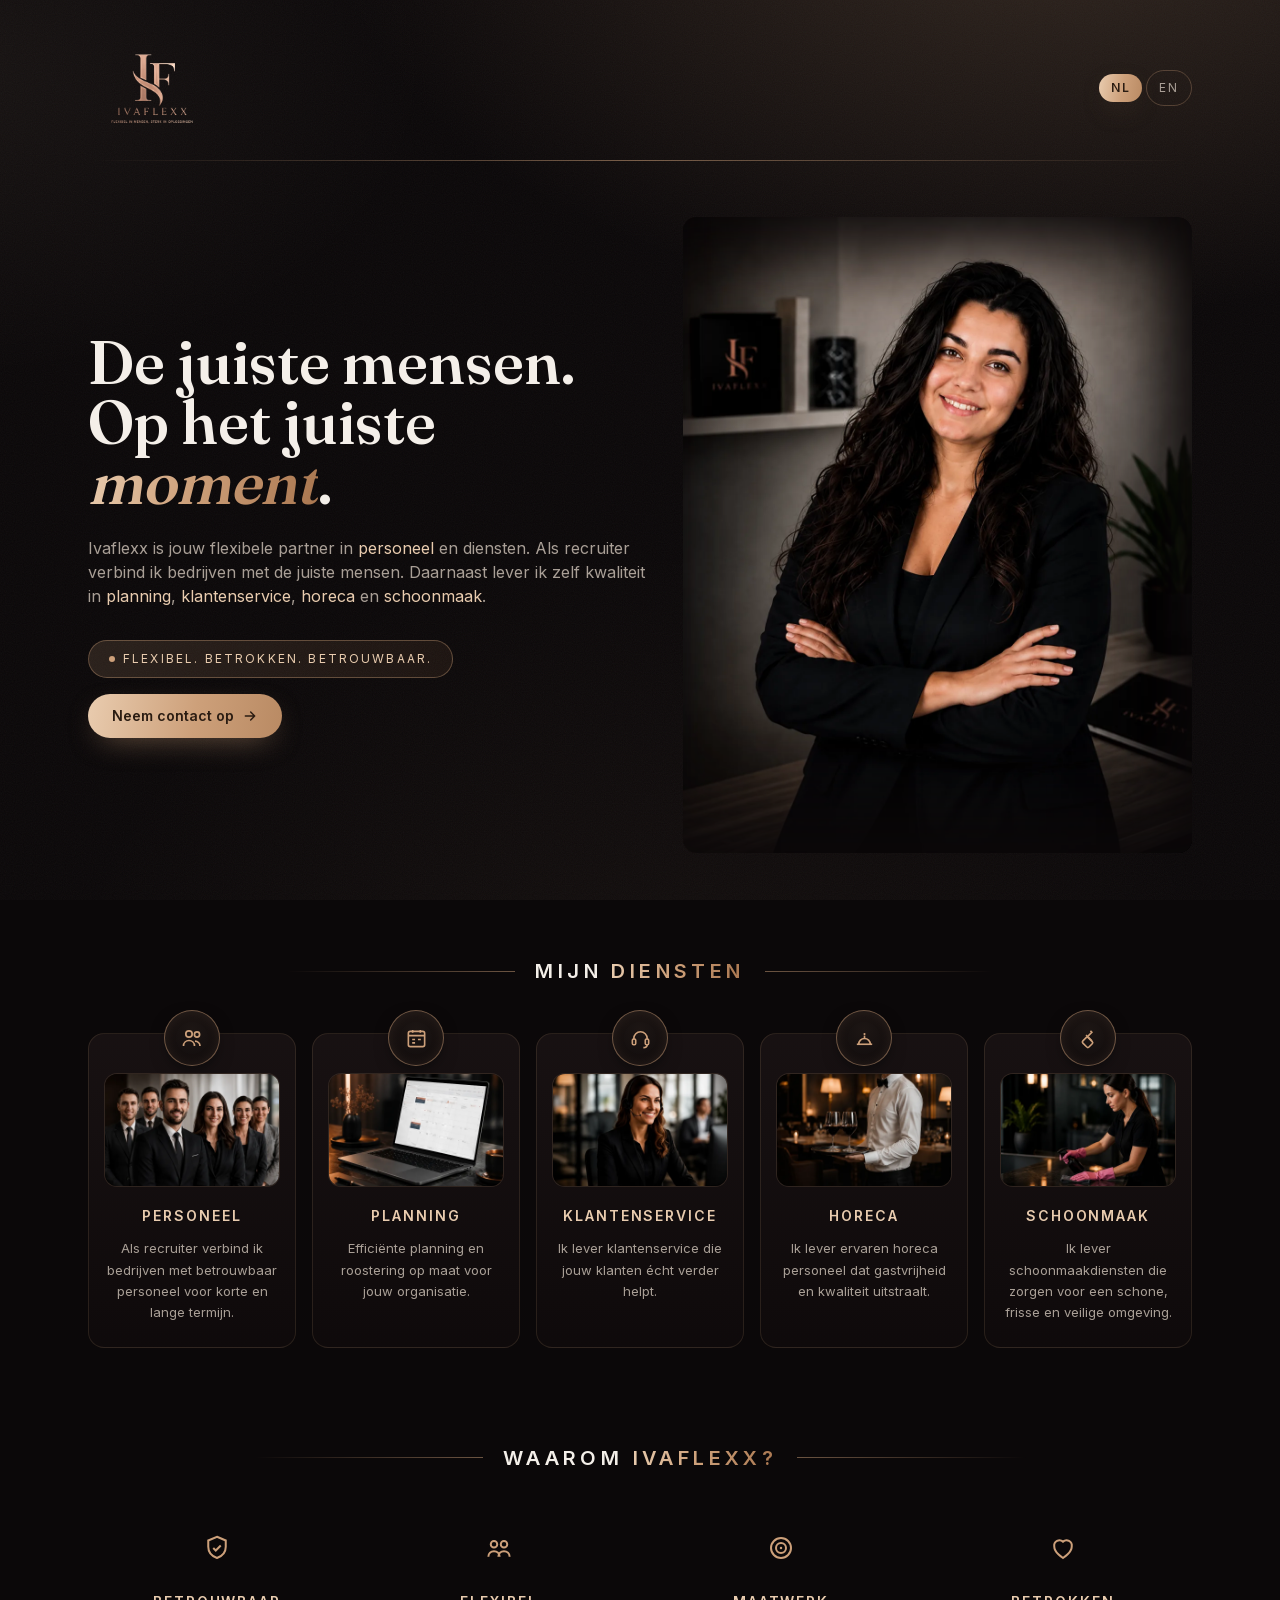
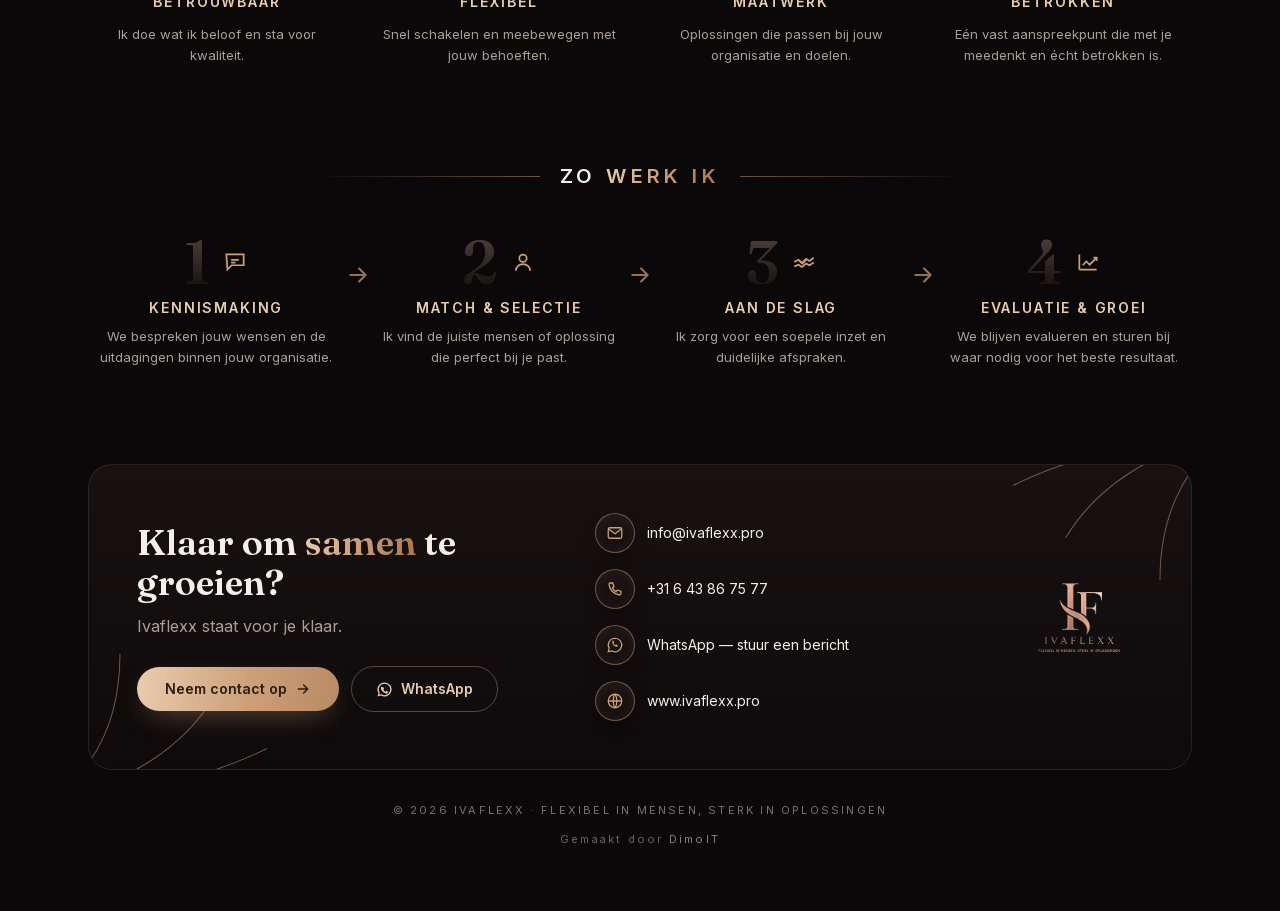
<file: index.html>
<!DOCTYPE html>
<html lang="nl">
<head>
  <meta charset="utf-8" />
  <meta name="viewport" content="width=device-width, initial-scale=1" />
  <title>Ivaflexx — De juiste mensen. Op het juiste moment.</title>
  <meta name="description" content="Ivaflexx is jouw flexibele partner in personeel en diensten. Als recruiter verbind ik bedrijven met de juiste mensen, en lever ik kwaliteit in planning, klantenservice, horeca en schoonmaak." />

  <!-- SEO / social (FE-7) -->
  <link rel="canonical" href="https://ivaflexx.pro/" />
  <link rel="alternate" hreflang="nl" href="https://ivaflexx.pro/" />
  <link rel="alternate" hreflang="en" href="https://ivaflexx.pro/en.html" />
  <link rel="alternate" hreflang="x-default" href="https://ivaflexx.pro/" />
  <meta name="theme-color" content="#0b0809" />
  <meta name="robots" content="index,follow" />

  <link rel="icon" href="/favicon.ico" sizes="any" />
  <link rel="icon" type="image/svg+xml" href="/favicon.svg" />
  <link rel="icon" type="image/png" sizes="32x32" href="assets/favicon-32.png" />
  <link rel="icon" type="image/png" sizes="16x16" href="assets/favicon-16.png" />
  <link rel="apple-touch-icon" sizes="180x180" href="assets/apple-touch-icon.png" />

  <meta property="og:type" content="website" />
  <meta property="og:site_name" content="Ivaflexx" />
  <meta property="og:locale" content="nl_NL" />
  <meta property="og:locale:alternate" content="en_US" />
  <meta property="og:url" content="https://ivaflexx.pro/" />
  <meta property="og:title" content="Ivaflexx — De juiste mensen. Op het juiste moment." />
  <meta property="og:description" content="Jouw flexibele partner in personeel en diensten: personeel, planning, klantenservice, horeca en schoonmaak." />
  <meta property="og:image" content="https://ivaflexx.pro/assets/og-image.png" />
  <meta property="og:image:width" content="1200" />
  <meta property="og:image:height" content="630" />
  <meta property="og:image:alt" content="IVAFLEXX — De juiste mensen. Op het juiste moment." />

  <meta name="twitter:card" content="summary_large_image" />
  <meta name="twitter:title" content="Ivaflexx — De juiste mensen. Op het juiste moment." />
  <meta name="twitter:description" content="Jouw flexibele partner in personeel en diensten: personeel, planning, klantenservice, horeca en schoonmaak." />
  <meta name="twitter:image" content="https://ivaflexx.pro/assets/og-image.png" />

  <!-- Self-hosted fonts + compiled Tailwind — no CDN dependency in prod (FE-2). -->
  <link rel="stylesheet" href="assets/fonts.css" />
  <link rel="stylesheet" href="assets/tailwind.css" />
  <link rel="preload" as="image" href="assets/hero.webp" type="image/webp" fetchpriority="high" />

  <style>
    :root { color-scheme: dark; }
    html { scroll-behavior: smooth; }
    body {
      background-color: #0b0809;
      background-image:
        radial-gradient(1200px 680px at 82% -10%, rgba(205,160,122,0.20), transparent 60%),
        radial-gradient(900px 560px at -5% 8%, rgba(233,204,175,0.06), transparent 55%),
        radial-gradient(1000px 900px at 50% 120%, rgba(205,160,122,0.05), transparent 60%);
      background-attachment: fixed;
    }
    /* film grain */
    body::before{
      content:""; position:fixed; inset:0; z-index:0; pointer-events:none; opacity:.045;
      background-image:url("data:image/svg+xml,%3Csvg xmlns='http://www.w3.org/2000/svg' width='140' height='140'%3E%3Cfilter id='n'%3E%3CfeTurbulence type='fractalNoise' baseFrequency='0.9' numOctaves='2' stitchTiles='stitch'/%3E%3C/filter%3E%3Crect width='100%25' height='100%25' filter='url(%23n)'/%3E%3C/svg%3E");
    }
    .wrap{ position:relative; z-index:1; }

    /* rose-gold engraved text */
    .gold-text{
      background:linear-gradient(100deg,#e9ccaf 0%,#cda07a 45%,#a9764f 100%);
      -webkit-background-clip:text; background-clip:text; color:transparent;
    }
    .hair{ height:1px; background:linear-gradient(90deg,transparent,rgba(205,160,122,.55),transparent); }
    .rule-short{ width:56px; height:2px; background:linear-gradient(90deg,#cda07a,#a9764f); border-radius:2px; }

    /* section header with flanking rules */
    .sec-head{ display:flex; align-items:center; justify-content:center; gap:1.25rem; }
    .sec-head .line{ flex:1; max-width:230px; height:1px; background:linear-gradient(90deg,transparent,rgba(205,160,122,.5)); }
    .sec-head .line.r{ background:linear-gradient(90deg,rgba(205,160,122,.5),transparent); }

    /* portrait placeholder (full-bleed vignette, no hard frame) */
    .portrait{
      position:relative; border-radius:14px; overflow:hidden;
      background:
        radial-gradient(120% 90% at 65% 22%, rgba(205,160,122,.20), transparent 55%),
        linear-gradient(180deg,#241a19 0%,#150f10 55%,#0b0809 100%);
      box-shadow: inset 0 0 120px 30px rgba(11,8,9,.9);
    }
    .portrait::after{ /* edge vignette so it blends into the page like the comp */
      content:""; position:absolute; inset:0; pointer-events:none;
      box-shadow: inset 0 -80px 90px -30px #0b0809, inset -60px 0 90px -40px #0b0809, inset 0 60px 80px -40px #0b0809;
    }

    /* service card photo placeholder */
    .photo-ph{
      background:
        radial-gradient(90% 80% at 50% 20%, rgba(205,160,122,.14), transparent 60%),
        linear-gradient(180deg,#221917 0%,#140f10 100%);
    }
    .icon-badge{
      background:radial-gradient(circle at 50% 35%, #1d1614, #0e0a0b);
      border:1px solid rgba(205,160,122,.5);
      box-shadow:0 6px 20px -8px rgba(0,0,0,.8), inset 0 0 12px rgba(205,160,122,.12);
    }
    .card{
      background:linear-gradient(180deg,rgba(25,19,20,.9),rgba(15,11,12,.9));
      border:1px solid rgba(205,160,122,.14);
    }
    .card:hover{ border-color:rgba(205,160,122,.34); }

    /* ghost step number */
    .ghost-num{
      font-family:'Fraunces',serif; font-weight:600; line-height:.8;
      background:linear-gradient(180deg,rgba(233,204,175,.28),rgba(169,118,79,.10));
      -webkit-background-clip:text; background-clip:text; color:transparent;
    }

    .btn-gold{
      background:linear-gradient(100deg,#e9ccaf,#cda07a 55%,#b98a63);
      color:#2a1c12;
      box-shadow:0 10px 30px -12px rgba(205,160,122,.6);
    }
    .btn-gold:hover{ filter:brightness(1.05); }

    .pill{
      background:linear-gradient(100deg,rgba(205,160,122,.16),rgba(169,118,79,.10));
      border:1px solid rgba(205,160,122,.38);
    }

    /* decorative corner flourish */
    .flourish{ position:absolute; width:210px; height:210px; opacity:.5; pointer-events:none; }

    a:focus-visible, button:focus-visible{ outline:2px solid #e9ccaf; outline-offset:3px; border-radius:6px; }
    ::selection{ background:rgba(205,160,122,.3); color:#fff; }
  </style>
</head>

<body class="font-sans text-ivory antialiased">
<div class="wrap">

  <!-- ===================== HEADER ===================== -->
  <header class="max-w-6xl mx-auto px-6 pt-8 sm:pt-10">
    <div class="flex items-center justify-between gap-4">
      <!-- Official IVAFLEXX brand lockup (monogram + wordmark + tagline) transparent PNG (FE-11): background luminance-keyed out, no raster edge, no blend hack. -->
      <img src="assets/logo-lockup-transparent.png" alt="IVAFLEXX — flexibel in mensen, sterk in oplossingen"
           class="h-20 sm:h-24 w-auto" />
      <!-- Language switcher (NL active; links to the English page) -->
      <nav aria-label="Taal kiezen" class="flex items-center gap-1 text-xs tracking-[.15em]">
        <span aria-current="page" class="btn-gold px-3 py-1.5 rounded-full font-semibold">NL</span>
        <a href="en.html" class="px-3 py-1.5 rounded-full border border-gold/30 text-muted hover:text-goldlt hover:border-gold/60 transition-colors min-h-[36px] flex items-center">EN</a>
      </nav>
    </div>
    <div class="hair mt-6"></div>
  </header>

  <!-- ===================== HERO ===================== -->
  <section class="max-w-6xl mx-auto px-6 pt-10 sm:pt-14 pb-6" aria-labelledby="hero-h1">
    <div class="grid lg:grid-cols-[1.05fr_.95fr] gap-10 lg:gap-8 items-center">
      <!-- copy -->
      <div class="order-2 lg:order-1">
        <h1 id="hero-h1" class="font-display font-semibold leading-[1.03] text-4xl sm:text-5xl xl:text-6xl">
          De juiste mensen.<br>
          Op het juiste <span class="gold-text italic">moment</span>.
        </h1>
        <p class="mt-6 max-w-xl text-[15px] sm:text-base leading-relaxed text-muted">
          Ivaflexx is jouw flexibele partner in <span class="text-goldlt">personeel</span> en diensten.
          Als recruiter verbind ik bedrijven met de juiste mensen. Daarnaast lever ik zelf kwaliteit in
          <span class="text-goldlt">planning</span>, <span class="text-goldlt">klantenservice</span>,
          <span class="text-goldlt">horeca</span> en <span class="text-goldlt">schoonmaak</span>.
        </p>
        <div class="mt-8 flex flex-wrap items-center gap-4">
          <span class="pill inline-flex items-center gap-2 rounded-full px-5 py-2.5 text-[11px] sm:text-xs tracking-[.18em] text-goldlt">
            <span class="w-1.5 h-1.5 rounded-full bg-gold"></span>
            FLEXIBEL. BETROKKEN. BETROUWBAAR.
          </span>
          <a href="#contact" class="btn-gold inline-flex items-center gap-2 rounded-full px-6 py-3 text-sm font-semibold min-h-[44px]">
            Neem contact op
            <svg width="16" height="16" viewBox="0 0 24 24" fill="none" stroke="currentColor" stroke-width="2.2" stroke-linecap="round" stroke-linejoin="round"><path d="M5 12h14M13 6l6 6-6 6"/></svg>
          </a>
        </div>
      </div>

      <!-- portrait placeholder -->
      <div class="order-1 lg:order-2">
        <div class="portrait aspect-[4/5] sm:aspect-[5/6] lg:aspect-[4/5] w-full">
          <picture><source type="image/webp" srcset="assets/hero.webp" /><img fetchpriority="high" width="1120" height="1400" src="assets/hero.jpg" alt="De oprichter van Ivaflexx" class="absolute inset-0 w-full h-full object-cover object-top" /></picture>
        </div>
      </div>
    </div>
  </section>

  <!-- ===================== MIJN DIENSTEN ===================== -->
  <section class="max-w-6xl mx-auto px-6 pt-14 sm:pt-20" aria-labelledby="diensten-h">
    <div class="sec-head">
      <span class="line"></span>
      <h2 id="diensten-h" class="font-sans tracking-[.22em] text-lg sm:text-xl font-semibold whitespace-nowrap">
        MIJN <span class="gold-text">DIENSTEN</span>
      </h2>
      <span class="line r"></span>
    </div>

    <div class="mt-12 grid grid-cols-1 sm:grid-cols-2 lg:grid-cols-5 gap-6 lg:gap-4">
      <!-- card template -->
      <!-- Personeel -->
      <article class="card rounded-2xl pt-10 px-4 pb-6 relative flex flex-col text-center transition-colors">
        <span class="icon-badge absolute -top-6 left-1/2 -translate-x-1/2 w-14 h-14 rounded-full grid place-items-center text-gold">
          <svg width="24" height="24" viewBox="0 0 24 24" fill="none" stroke="currentColor" stroke-width="1.7"><circle cx="9" cy="8" r="3.2"/><path d="M3.5 20c0-3.3 2.5-5.5 5.5-5.5s5.5 2.2 5.5 5.5"/><circle cx="17" cy="8.5" r="2.6"/><path d="M15 15.2c2.6.2 5 2.2 5 4.8"/></svg>
        </span>
        <div class="rounded-xl h-28 w-full mb-5 overflow-hidden ring-1 ring-gold/15">
          <picture><source type="image/webp" srcset="assets/personeel.webp" /><img loading="lazy" decoding="async" width="760" height="570" src="assets/personeel.jpg" alt="Betrouwbaar personeel voor jouw organisatie" class="w-full h-full object-cover object-center" /></picture>
        </div>
        <h3 class="font-sans tracking-[.14em] text-sm font-semibold text-goldlt">PERSONEEL</h3>
        <p class="mt-3 text-[13px] leading-relaxed text-muted">Als recruiter verbind ik bedrijven met betrouwbaar personeel voor korte en lange termijn.</p>
      </article>

      <!-- Planning -->
      <article class="card rounded-2xl pt-10 px-4 pb-6 relative flex flex-col text-center transition-colors">
        <span class="icon-badge absolute -top-6 left-1/2 -translate-x-1/2 w-14 h-14 rounded-full grid place-items-center text-gold">
          <svg width="23" height="23" viewBox="0 0 24 24" fill="none" stroke="currentColor" stroke-width="1.7"><rect x="3.5" y="4.5" width="17" height="16" rx="2"/><path d="M3.5 9h17M8 3v3M16 3v3"/><path d="M7.5 13h3M13.5 13h3M7.5 16.5h3"/></svg>
        </span>
        <div class="rounded-xl h-28 w-full mb-5 overflow-hidden ring-1 ring-gold/15">
          <picture><source type="image/webp" srcset="assets/planning.webp" /><img loading="lazy" decoding="async" width="760" height="570" src="assets/planning.jpg" alt="Efficiënte planning en roostering op maat" class="w-full h-full object-cover object-center" /></picture>
        </div>
        <h3 class="font-sans tracking-[.14em] text-sm font-semibold text-goldlt">PLANNING</h3>
        <p class="mt-3 text-[13px] leading-relaxed text-muted">Efficiënte planning en roostering op maat voor jouw organisatie.</p>
      </article>

      <!-- Klantenservice -->
      <article class="card rounded-2xl pt-10 px-4 pb-6 relative flex flex-col text-center transition-colors">
        <span class="icon-badge absolute -top-6 left-1/2 -translate-x-1/2 w-14 h-14 rounded-full grid place-items-center text-gold">
          <svg width="23" height="23" viewBox="0 0 24 24" fill="none" stroke="currentColor" stroke-width="1.7"><path d="M5 13v-1a7 7 0 0 1 14 0v1"/><rect x="3.5" y="12.5" width="3.5" height="6" rx="1.4"/><rect x="17" y="12.5" width="3.5" height="6" rx="1.4"/><path d="M19 18.5c0 2-1.8 3-4 3"/></svg>
        </span>
        <div class="rounded-xl h-28 w-full mb-5 overflow-hidden ring-1 ring-gold/15">
          <picture><source type="image/webp" srcset="assets/klantenservice.webp" /><img loading="lazy" decoding="async" width="760" height="570" src="assets/klantenservice.jpg" alt="Klantenservice die jouw klanten écht verder helpt" class="w-full h-full object-cover object-center" /></picture>
        </div>
        <h3 class="font-sans tracking-[.14em] text-sm font-semibold text-goldlt">KLANTENSERVICE</h3>
        <p class="mt-3 text-[13px] leading-relaxed text-muted">Ik lever klantenservice die jouw klanten écht verder helpt.</p>
      </article>

      <!-- Horeca -->
      <article class="card rounded-2xl pt-10 px-4 pb-6 relative flex flex-col text-center transition-colors">
        <span class="icon-badge absolute -top-6 left-1/2 -translate-x-1/2 w-14 h-14 rounded-full grid place-items-center text-gold">
          <svg width="23" height="23" viewBox="0 0 24 24" fill="none" stroke="currentColor" stroke-width="1.7"><path d="M4 18h16"/><path d="M6 18a6 6 0 0 1 12 0"/><path d="M12 12V9"/><circle cx="12" cy="7.4" r="1.1" fill="currentColor" stroke="none"/></svg>
        </span>
        <div class="rounded-xl h-28 w-full mb-5 overflow-hidden ring-1 ring-gold/15">
          <picture><source type="image/webp" srcset="assets/horeca.webp" /><img loading="lazy" decoding="async" width="760" height="570" src="assets/horeca.jpg" alt="Ervaren horeca personeel dat gastvrijheid uitstraalt" class="w-full h-full object-cover object-center" /></picture>
        </div>
        <h3 class="font-sans tracking-[.14em] text-sm font-semibold text-goldlt">HORECA</h3>
        <p class="mt-3 text-[13px] leading-relaxed text-muted">Ik lever ervaren horeca personeel dat gastvrijheid en kwaliteit uitstraalt.</p>
      </article>

      <!-- Schoonmaak -->
      <article class="card rounded-2xl pt-10 px-4 pb-6 relative flex flex-col text-center transition-colors">
        <span class="icon-badge absolute -top-6 left-1/2 -translate-x-1/2 w-14 h-14 rounded-full grid place-items-center text-gold">
          <svg width="23" height="23" viewBox="0 0 24 24" fill="none" stroke="currentColor" stroke-width="1.7"><path d="M14 4l1.5 1.5-4 4"/><path d="M9.5 8.5l6 6"/><rect x="6.5" y="12" width="9" height="8" rx="1.6" transform="rotate(45 11 16)"/></svg>
        </span>
        <div class="rounded-xl h-28 w-full mb-5 overflow-hidden ring-1 ring-gold/15">
          <picture><source type="image/webp" srcset="assets/schoonmaak.webp" /><img loading="lazy" decoding="async" width="760" height="570" src="assets/schoonmaak.jpg" alt="Schoonmaakdiensten voor een schone, frisse omgeving" class="w-full h-full object-cover object-center" /></picture>
        </div>
        <h3 class="font-sans tracking-[.14em] text-sm font-semibold text-goldlt">SCHOONMAAK</h3>
        <p class="mt-3 text-[13px] leading-relaxed text-muted">Ik lever schoonmaakdiensten die zorgen voor een schone, frisse en veilige omgeving.</p>
      </article>
    </div>
  </section>

  <!-- ===================== WAAROM IVAFLEXX ===================== -->
  <section class="max-w-6xl mx-auto px-6 pt-20 sm:pt-24" aria-labelledby="waarom-h">
    <div class="sec-head">
      <span class="line"></span>
      <h2 id="waarom-h" class="font-sans tracking-[.22em] text-lg sm:text-xl font-semibold whitespace-nowrap">
        WAAROM <span class="gold-text">IVAFLEXX?</span>
      </h2>
      <span class="line r"></span>
    </div>

    <div class="mt-12 grid grid-cols-1 sm:grid-cols-2 lg:grid-cols-4 gap-8 lg:gap-6">
      <div class="text-center px-2">
        <div class="mx-auto w-14 h-14 grid place-items-center text-gold mb-4">
          <svg width="30" height="30" viewBox="0 0 24 24" fill="none" stroke="currentColor" stroke-width="1.6"><path d="M12 3l7 3v5c0 4.4-3 7.6-7 9-4-1.4-7-4.6-7-9V6z"/><path d="M9 12l2 2 4-4"/></svg>
        </div>
        <h3 class="font-sans tracking-[.14em] text-sm font-semibold text-goldlt">BETROUWBAAR</h3>
        <p class="mt-3 text-[13px] leading-relaxed text-muted max-w-[15rem] mx-auto">Ik doe wat ik beloof en sta voor kwaliteit.</p>
      </div>
      <div class="text-center px-2">
        <div class="mx-auto w-14 h-14 grid place-items-center text-gold mb-4">
          <svg width="30" height="30" viewBox="0 0 24 24" fill="none" stroke="currentColor" stroke-width="1.6"><circle cx="8" cy="9" r="2.6"/><circle cx="16" cy="9" r="2.6"/><path d="M3.5 19c0-2.7 2-4.5 4.5-4.5S12.5 16.3 12.5 19M11.5 19c0-2.7 2-4.5 4.5-4.5S20.5 16.3 20.5 19"/></svg>
        </div>
        <h3 class="font-sans tracking-[.14em] text-sm font-semibold text-goldlt">FLEXIBEL</h3>
        <p class="mt-3 text-[13px] leading-relaxed text-muted max-w-[15rem] mx-auto">Snel schakelen en meebewegen met jouw behoeften.</p>
      </div>
      <div class="text-center px-2">
        <div class="mx-auto w-14 h-14 grid place-items-center text-gold mb-4">
          <svg width="30" height="30" viewBox="0 0 24 24" fill="none" stroke="currentColor" stroke-width="1.6"><circle cx="12" cy="12" r="8"/><circle cx="12" cy="12" r="4"/><circle cx="12" cy="12" r="1" fill="currentColor" stroke="none"/></svg>
        </div>
        <h3 class="font-sans tracking-[.14em] text-sm font-semibold text-goldlt">MAATWERK</h3>
        <p class="mt-3 text-[13px] leading-relaxed text-muted max-w-[15rem] mx-auto">Oplossingen die passen bij jouw organisatie en doelen.</p>
      </div>
      <div class="text-center px-2">
        <div class="mx-auto w-14 h-14 grid place-items-center text-gold mb-4">
          <svg width="30" height="30" viewBox="0 0 24 24" fill="none" stroke="currentColor" stroke-width="1.6"><path d="M12 20s-7-4.3-7-9.3A4.2 4.2 0 0 1 12 7a4.2 4.2 0 0 1 7 3.7C19 15.7 12 20 12 20z"/></svg>
        </div>
        <h3 class="font-sans tracking-[.14em] text-sm font-semibold text-goldlt">BETROKKEN</h3>
        <p class="mt-3 text-[13px] leading-relaxed text-muted max-w-[15rem] mx-auto">Eén vast aanspreekpunt die met je meedenkt en écht betrokken is.</p>
      </div>
    </div>
  </section>

  <!-- ===================== ZO WERK IK ===================== -->
  <section class="max-w-6xl mx-auto px-6 pt-20 sm:pt-24" aria-labelledby="werk-h">
    <div class="sec-head">
      <span class="line"></span>
      <h2 id="werk-h" class="font-sans tracking-[.22em] text-lg sm:text-xl font-semibold whitespace-nowrap">
        ZO <span class="gold-text">WERK IK</span>
      </h2>
      <span class="line r"></span>
    </div>

    <ol class="mt-12 grid grid-cols-1 sm:grid-cols-2 lg:grid-cols-[1fr_auto_1fr_auto_1fr_auto_1fr] gap-y-10 lg:gap-y-0 items-start">
      <!-- step 1 -->
      <li class="text-center px-3">
        <div class="flex items-center justify-center gap-3">
          <span class="ghost-num text-6xl">1</span>
          <span class="text-gold"><svg width="26" height="26" viewBox="0 0 24 24" fill="none" stroke="currentColor" stroke-width="1.6"><path d="M4 5h16v10H9l-4 4z"/><path d="M8.5 10h7M8.5 12.5h4"/></svg></span>
        </div>
        <h3 class="mt-3 font-sans tracking-[.13em] text-sm font-semibold text-goldlt">KENNISMAKING</h3>
        <p class="mt-2 text-[13px] leading-relaxed text-muted max-w-[15rem] mx-auto">We bespreken jouw wensen en de uitdagingen binnen jouw organisatie.</p>
      </li>
      <li class="hidden lg:grid place-items-center text-gold/70 pt-6" aria-hidden="true">
        <svg width="26" height="26" viewBox="0 0 24 24" fill="none" stroke="currentColor" stroke-width="2" stroke-linecap="round" stroke-linejoin="round"><path d="M5 12h14M13 6l6 6-6 6"/></svg>
      </li>
      <!-- step 2 -->
      <li class="text-center px-3">
        <div class="flex items-center justify-center gap-3">
          <span class="ghost-num text-6xl">2</span>
          <span class="text-gold"><svg width="26" height="26" viewBox="0 0 24 24" fill="none" stroke="currentColor" stroke-width="1.6"><circle cx="12" cy="8.5" r="3.4"/><path d="M5.5 20c0-3.6 2.9-6 6.5-6s6.5 2.4 6.5 6"/></svg></span>
        </div>
        <h3 class="mt-3 font-sans tracking-[.13em] text-sm font-semibold text-goldlt">MATCH &amp; SELECTIE</h3>
        <p class="mt-2 text-[13px] leading-relaxed text-muted max-w-[15rem] mx-auto">Ik vind de juiste mensen of oplossing die perfect bij je past.</p>
      </li>
      <li class="hidden lg:grid place-items-center text-gold/70 pt-6" aria-hidden="true">
        <svg width="26" height="26" viewBox="0 0 24 24" fill="none" stroke="currentColor" stroke-width="2" stroke-linecap="round" stroke-linejoin="round"><path d="M5 12h14M13 6l6 6-6 6"/></svg>
      </li>
      <!-- step 3 -->
      <li class="text-center px-3">
        <div class="flex items-center justify-center gap-3">
          <span class="ghost-num text-6xl">3</span>
          <span class="text-gold"><svg width="26" height="26" viewBox="0 0 24 24" fill="none" stroke="currentColor" stroke-width="1.6"><path d="M8 11l2.5 2.5L14 10"/><path d="M3 12l4-2 3 3 4-4 3 2 4-3"/><path d="M3 16l4-1.5 3 2 4-3 3 1.5 4-2.5"/></svg></span>
        </div>
        <h3 class="mt-3 font-sans tracking-[.13em] text-sm font-semibold text-goldlt">AAN DE SLAG</h3>
        <p class="mt-2 text-[13px] leading-relaxed text-muted max-w-[15rem] mx-auto">Ik zorg voor een soepele inzet en duidelijke afspraken.</p>
      </li>
      <li class="hidden lg:grid place-items-center text-gold/70 pt-6" aria-hidden="true">
        <svg width="26" height="26" viewBox="0 0 24 24" fill="none" stroke="currentColor" stroke-width="2" stroke-linecap="round" stroke-linejoin="round"><path d="M5 12h14M13 6l6 6-6 6"/></svg>
      </li>
      <!-- step 4 -->
      <li class="text-center px-3">
        <div class="flex items-center justify-center gap-3">
          <span class="ghost-num text-6xl">4</span>
          <span class="text-gold"><svg width="26" height="26" viewBox="0 0 24 24" fill="none" stroke="currentColor" stroke-width="1.6"><path d="M4 19V5M4 19h16"/><path d="M7 15l3.5-3.5 3 3L20 8"/><path d="M17 8h3v3"/></svg></span>
        </div>
        <h3 class="mt-3 font-sans tracking-[.13em] text-sm font-semibold text-goldlt">EVALUATIE &amp; GROEI</h3>
        <p class="mt-2 text-[13px] leading-relaxed text-muted max-w-[15rem] mx-auto">We blijven evalueren en sturen bij waar nodig voor het beste resultaat.</p>
      </li>
    </ol>
  </section>

  <!-- ===================== CONTACT ===================== -->
  <section id="contact" class="max-w-6xl mx-auto px-6 pt-20 sm:pt-24 pb-16" aria-labelledby="contact-h">
    <div class="relative card rounded-3xl px-6 sm:px-12 py-12 overflow-hidden">
      <!-- corner flourishes -->
      <svg class="flourish -bottom-8 -left-8" viewBox="0 0 200 200" fill="none" aria-hidden="true">
        <path d="M0 200 C40 160 60 120 60 60 M0 200 C70 180 120 150 150 100 M0 200 C90 190 150 175 200 150" stroke="#cda07a" stroke-width="1"/>
      </svg>
      <svg class="flourish -top-8 -right-8 rotate-180" viewBox="0 0 200 200" fill="none" aria-hidden="true">
        <path d="M0 200 C40 160 60 120 60 60 M0 200 C70 180 120 150 150 100 M0 200 C90 190 150 175 200 150" stroke="#cda07a" stroke-width="1"/>
      </svg>

      <div class="relative grid lg:grid-cols-[1.1fr_1fr_auto] gap-10 items-center">
        <!-- heading + cta -->
        <div>
          <h2 id="contact-h" class="font-display font-semibold text-3xl sm:text-4xl leading-tight">
            Klaar om <span class="gold-text">samen</span> te groeien?
          </h2>
          <p class="mt-3 text-muted">Ivaflexx staat voor je klaar.</p>
          <div class="mt-7 flex flex-wrap items-center gap-3">
            <a href="mailto:info@ivaflexx.pro" class="btn-gold inline-flex items-center gap-2 rounded-full px-7 py-3 text-sm font-semibold min-h-[44px]">
              Neem contact op
              <svg width="16" height="16" viewBox="0 0 24 24" fill="none" stroke="currentColor" stroke-width="2.2" stroke-linecap="round" stroke-linejoin="round"><path d="M5 12h14M13 6l6 6-6 6"/></svg>
            </a>
            <a href="https://wa.me/31643867577?text=Hallo%20Ivaflexx%2C%20ik%20heb%20een%20vraag%20over%20jullie%20diensten." target="_blank" rel="noopener" class="inline-flex items-center gap-2 rounded-full px-6 py-3 text-sm font-semibold min-h-[44px] border border-gold/40 text-goldlt hover:border-gold/70 hover:bg-gold/5 transition-colors">
              <svg width="17" height="17" viewBox="0 0 24 24" fill="currentColor" aria-hidden="true"><path d="M12 2a10 10 0 0 0-8.5 15.2L2 22l4.9-1.4A10 10 0 1 0 12 2zm0 2a8 8 0 1 1-4.2 14.8l-.3-.2-2.9.8.8-2.8-.2-.3A8 8 0 0 1 12 4zm-3.4 4c-.2 0-.5.1-.7.4-.3.3-.9.9-.9 2.1s.9 2.4 1 2.6c.1.2 1.7 2.8 4.3 3.8 2.1.8 2.6.7 3 .6.5-.1 1.5-.6 1.7-1.2.2-.6.2-1.1.1-1.2l-.6-.3-1.6-.8c-.2-.1-.4-.1-.6.1l-.6.8c-.2.2-.3.2-.5.1-1.2-.5-2-1-2.7-2.2-.1-.2 0-.4.1-.5l.4-.5c.1-.2.1-.3.2-.5s0-.4 0-.5l-.7-1.7c-.2-.5-.4-.5-.6-.5h-.5z"/></svg>
              WhatsApp
            </a>
          </div>
        </div>

        <!-- contact details -->
        <ul class="space-y-4 text-sm">
          <li class="flex items-center gap-3">
            <span class="icon-badge w-10 h-10 rounded-full grid place-items-center text-gold shrink-0">
              <svg width="18" height="18" viewBox="0 0 24 24" fill="none" stroke="currentColor" stroke-width="1.7"><rect x="3" y="5" width="18" height="14" rx="2"/><path d="M4 7l8 6 8-6"/></svg>
            </span>
            <a href="mailto:info@ivaflexx.pro" class="hover:text-goldlt transition-colors">info@ivaflexx.pro</a>
          </li>
          <li class="flex items-center gap-3">
            <span class="icon-badge w-10 h-10 rounded-full grid place-items-center text-gold shrink-0">
              <svg width="18" height="18" viewBox="0 0 24 24" fill="none" stroke="currentColor" stroke-width="1.7"><path d="M6 4h3l1.5 5-2 1.5a12 12 0 0 0 5 5l1.5-2 5 1.5v3a2 2 0 0 1-2 2A16 16 0 0 1 4 6a2 2 0 0 1 2-2z"/></svg>
            </span>
            <a href="tel:+31643867577" class="hover:text-goldlt transition-colors">+31 6 43 86 75 77</a>
          </li>
          <li class="flex items-center gap-3">
            <span class="icon-badge w-10 h-10 rounded-full grid place-items-center text-gold shrink-0">
              <svg width="18" height="18" viewBox="0 0 24 24" fill="none" stroke="currentColor" stroke-width="1.6"><path d="M12 3a9 9 0 0 0-7.7 13.6L3 21l4.5-1.2A9 9 0 1 0 12 3z"/><path d="M8.5 8.2c-.2.5-.2 1.4.4 2.4a8 8 0 0 0 3.9 3.4c1.1.4 1.8.3 2.3 0 .3-.2.6-.7.7-1.1.1-.3 0-.5-.2-.7l-1.4-.9c-.2-.1-.4-.1-.6.1l-.5.6c-.1.1-.3.2-.5.1a5.5 5.5 0 0 1-2.6-2.4c-.1-.2 0-.4.1-.5l.5-.5c.1-.2.2-.4.1-.6l-.7-1.5c-.1-.2-.3-.3-.6-.3-.4 0-.9.2-1.2.5z" fill="currentColor" stroke="none"/></svg>
            </span>
            <a href="https://wa.me/31643867577?text=Hallo%20Ivaflexx%2C%20ik%20heb%20een%20vraag%20over%20jullie%20diensten." target="_blank" rel="noopener" class="hover:text-goldlt transition-colors">WhatsApp — stuur een bericht</a>
          </li>
          <li class="flex items-center gap-3">
            <span class="icon-badge w-10 h-10 rounded-full grid place-items-center text-gold shrink-0">
              <svg width="18" height="18" viewBox="0 0 24 24" fill="none" stroke="currentColor" stroke-width="1.7"><circle cx="12" cy="12" r="9"/><path d="M3 12h18M12 3c3 3 3 15 0 18M12 3c-3 3-3 15 0 18"/></svg>
            </span>
            <a href="https://www.ivaflexx.pro" class="hover:text-goldlt transition-colors">www.ivaflexx.pro</a>
          </li>
        </ul>

        <!-- logo -->
        <div class="hidden lg:flex items-center justify-center">
          <img loading="lazy" decoding="async" src="assets/logo-lockup-transparent.png" alt="IVAFLEXX" class="h-24 w-auto" />
        </div>
      </div>
    </div>

    <p class="mt-8 text-center text-[11px] tracking-[.2em] text-muted/70">© 2026 IVAFLEXX · FLEXIBEL IN MENSEN, STERK IN OPLOSSINGEN</p>
    <p class="mt-3 text-center text-[11px] tracking-[.2em] text-muted/60">Gemaakt door <a href="https://dimoit.tech" target="_blank" rel="noopener noreferrer" class="text-muted/80 hover:text-goldlt transition-colors">DimoIT</a></p>
  </section>

</div>
</body>
</html>
</file>
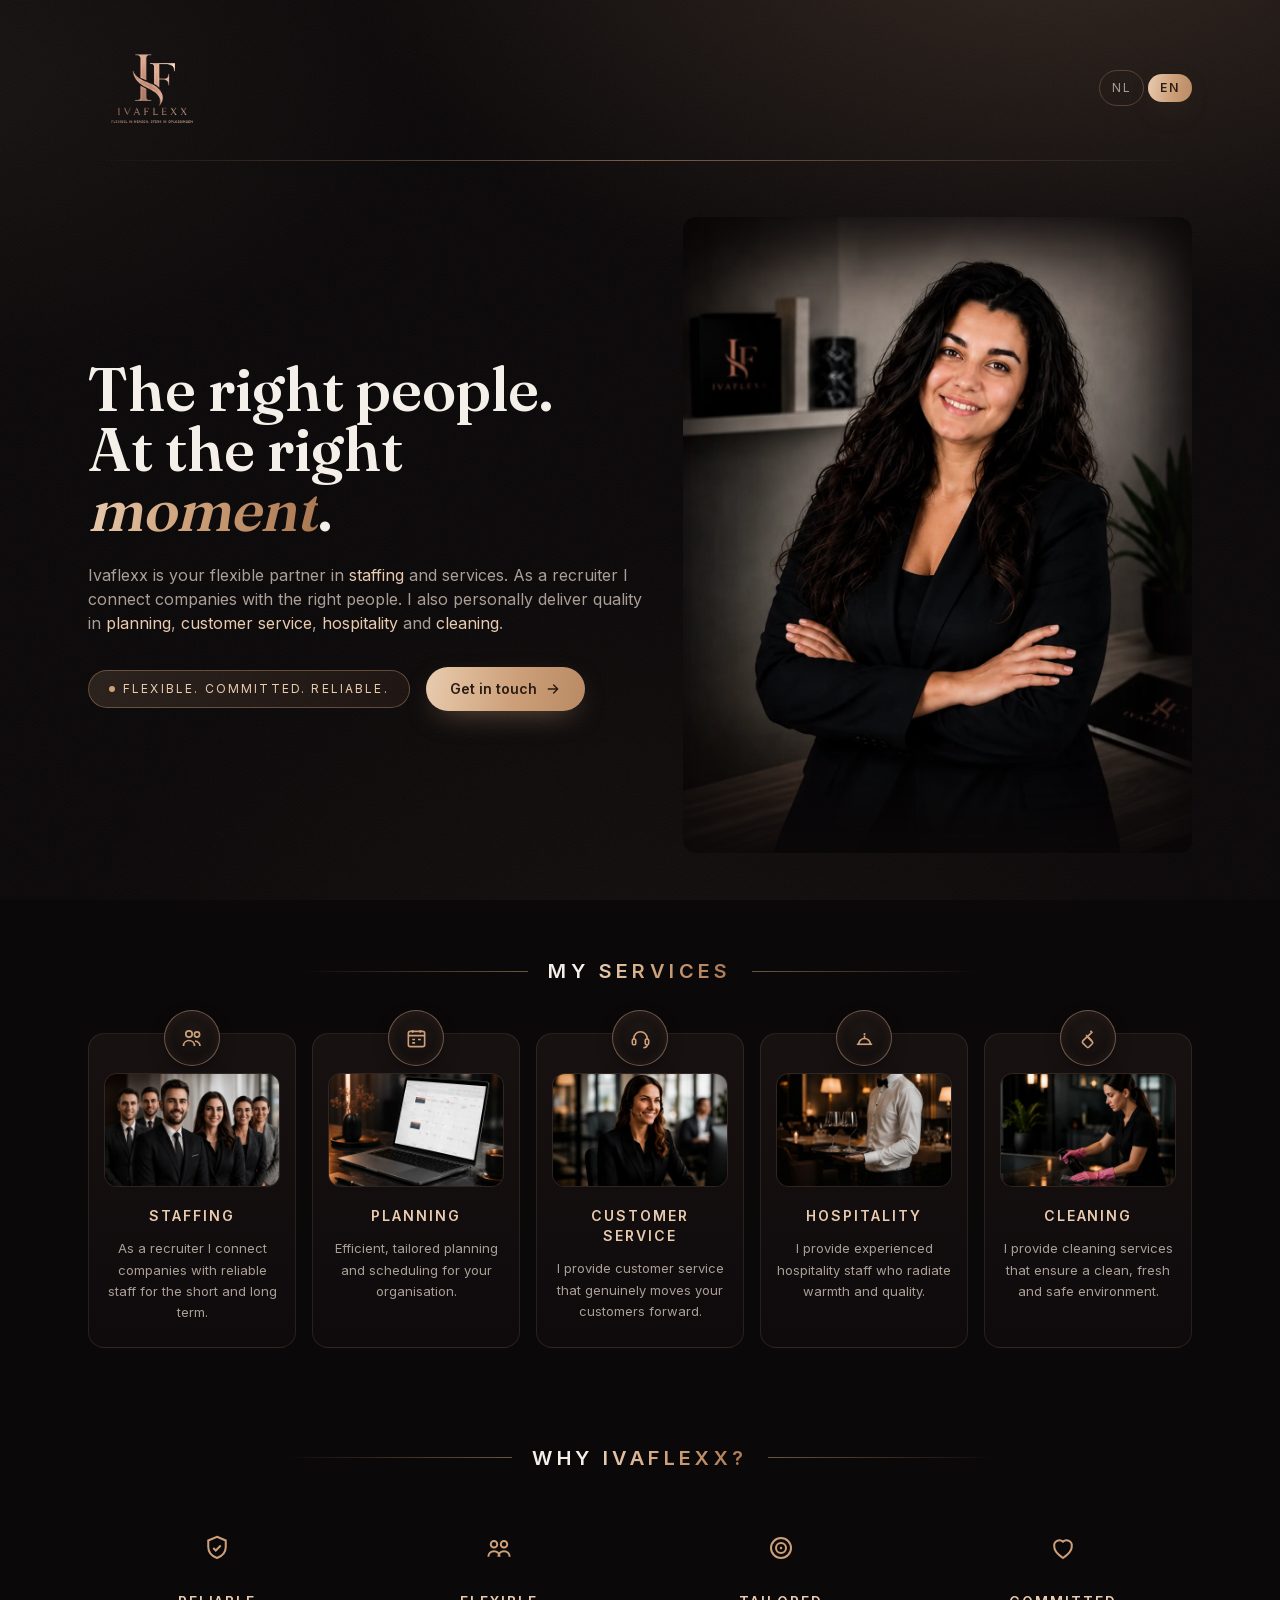
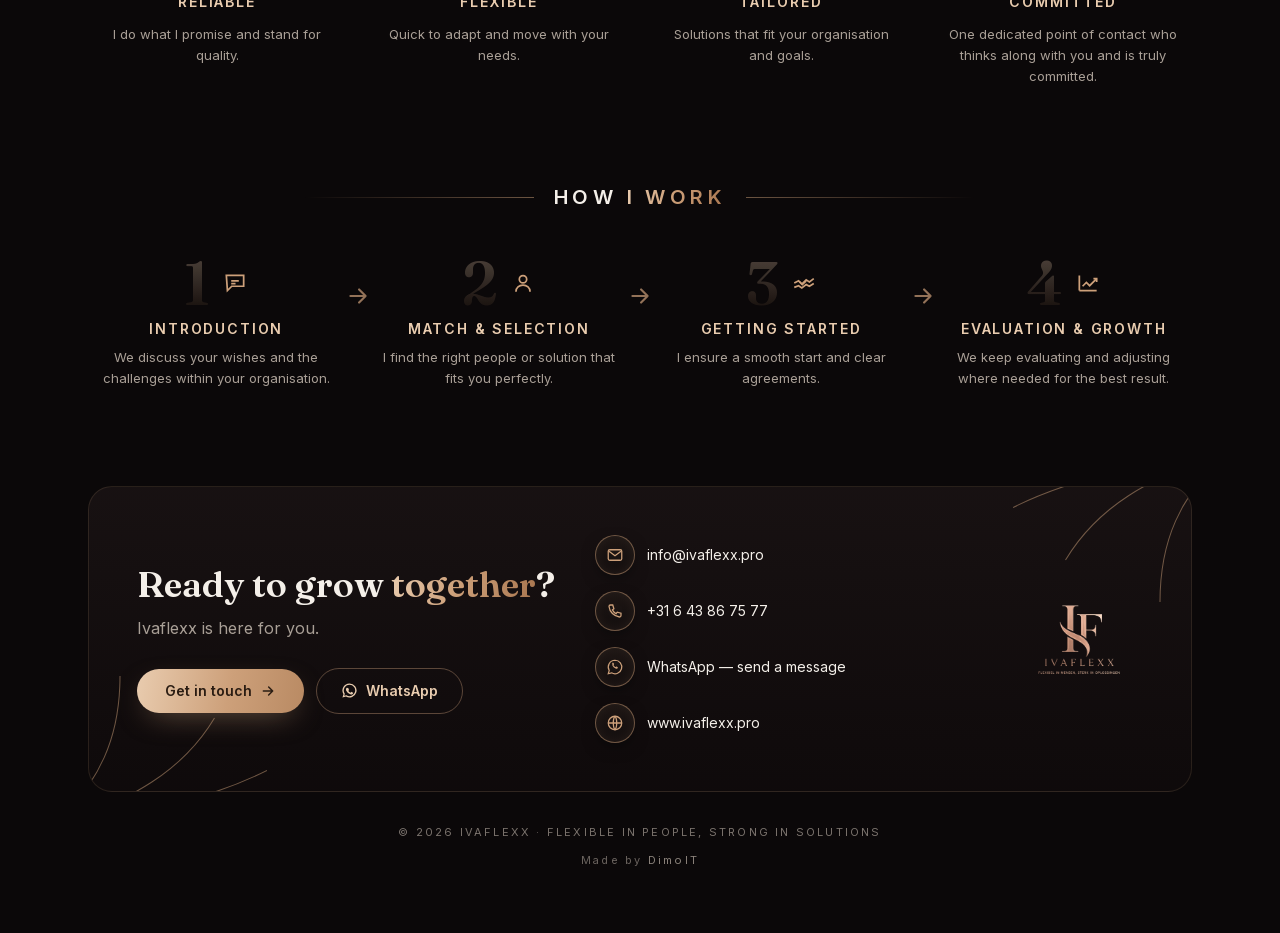
<file: en.html>
<!DOCTYPE html>
<html lang="en">
<head>
  <meta charset="utf-8" />
  <meta name="viewport" content="width=device-width, initial-scale=1" />
  <title>Ivaflexx — The right people. At the right moment.</title>
  <meta name="description" content="Ivaflexx is your flexible partner in staffing and services. As a recruiter I connect companies with the right people, and I deliver quality in planning, customer service, hospitality and cleaning." />

  <!-- SEO / social (FE-7) -->
  <link rel="canonical" href="https://ivaflexx.pro/en.html" />
  <link rel="alternate" hreflang="en" href="https://ivaflexx.pro/en.html" />
  <link rel="alternate" hreflang="nl" href="https://ivaflexx.pro/" />
  <link rel="alternate" hreflang="x-default" href="https://ivaflexx.pro/" />
  <meta name="theme-color" content="#0b0809" />
  <meta name="robots" content="index,follow" />

  <link rel="icon" href="/favicon.ico" sizes="any" />
  <link rel="icon" type="image/svg+xml" href="/favicon.svg" />
  <link rel="icon" type="image/png" sizes="32x32" href="assets/favicon-32.png" />
  <link rel="icon" type="image/png" sizes="16x16" href="assets/favicon-16.png" />
  <link rel="apple-touch-icon" sizes="180x180" href="assets/apple-touch-icon.png" />

  <meta property="og:type" content="website" />
  <meta property="og:site_name" content="Ivaflexx" />
  <meta property="og:locale" content="en_US" />
  <meta property="og:locale:alternate" content="nl_NL" />
  <meta property="og:url" content="https://ivaflexx.pro/en.html" />
  <meta property="og:title" content="Ivaflexx — The right people. At the right moment." />
  <meta property="og:description" content="Your flexible partner in staffing and services: staffing, planning, customer service, hospitality and cleaning." />
  <meta property="og:image" content="https://ivaflexx.pro/assets/og-image.png" />
  <meta property="og:image:width" content="1200" />
  <meta property="og:image:height" content="630" />
  <meta property="og:image:alt" content="IVAFLEXX — The right people. At the right moment." />

  <meta name="twitter:card" content="summary_large_image" />
  <meta name="twitter:title" content="Ivaflexx — The right people. At the right moment." />
  <meta name="twitter:description" content="Your flexible partner in staffing and services: staffing, planning, customer service, hospitality and cleaning." />
  <meta name="twitter:image" content="https://ivaflexx.pro/assets/og-image.png" />

  <!-- Self-hosted fonts + compiled Tailwind — no CDN dependency in prod (FE-2). -->
  <link rel="stylesheet" href="assets/fonts.css" />
  <link rel="stylesheet" href="assets/tailwind.css" />
  <link rel="preload" as="image" href="assets/hero.webp" type="image/webp" fetchpriority="high" />

  <style>
    :root { color-scheme: dark; }
    html { scroll-behavior: smooth; }
    body {
      background-color: #0b0809;
      background-image:
        radial-gradient(1200px 680px at 82% -10%, rgba(205,160,122,0.20), transparent 60%),
        radial-gradient(900px 560px at -5% 8%, rgba(233,204,175,0.06), transparent 55%),
        radial-gradient(1000px 900px at 50% 120%, rgba(205,160,122,0.05), transparent 60%);
      background-attachment: fixed;
    }
    /* film grain */
    body::before{
      content:""; position:fixed; inset:0; z-index:0; pointer-events:none; opacity:.045;
      background-image:url("data:image/svg+xml,%3Csvg xmlns='http://www.w3.org/2000/svg' width='140' height='140'%3E%3Cfilter id='n'%3E%3CfeTurbulence type='fractalNoise' baseFrequency='0.9' numOctaves='2' stitchTiles='stitch'/%3E%3C/filter%3E%3Crect width='100%25' height='100%25' filter='url(%23n)'/%3E%3C/svg%3E");
    }
    .wrap{ position:relative; z-index:1; }

    /* rose-gold engraved text */
    .gold-text{
      background:linear-gradient(100deg,#e9ccaf 0%,#cda07a 45%,#a9764f 100%);
      -webkit-background-clip:text; background-clip:text; color:transparent;
    }
    .hair{ height:1px; background:linear-gradient(90deg,transparent,rgba(205,160,122,.55),transparent); }
    .rule-short{ width:56px; height:2px; background:linear-gradient(90deg,#cda07a,#a9764f); border-radius:2px; }

    /* section header with flanking rules */
    .sec-head{ display:flex; align-items:center; justify-content:center; gap:1.25rem; }
    .sec-head .line{ flex:1; max-width:230px; height:1px; background:linear-gradient(90deg,transparent,rgba(205,160,122,.5)); }
    .sec-head .line.r{ background:linear-gradient(90deg,rgba(205,160,122,.5),transparent); }

    /* portrait placeholder (full-bleed vignette, no hard frame) */
    .portrait{
      position:relative; border-radius:14px; overflow:hidden;
      background:
        radial-gradient(120% 90% at 65% 22%, rgba(205,160,122,.20), transparent 55%),
        linear-gradient(180deg,#241a19 0%,#150f10 55%,#0b0809 100%);
      box-shadow: inset 0 0 120px 30px rgba(11,8,9,.9);
    }
    .portrait::after{ /* edge vignette so it blends into the page like the comp */
      content:""; position:absolute; inset:0; pointer-events:none;
      box-shadow: inset 0 -80px 90px -30px #0b0809, inset -60px 0 90px -40px #0b0809, inset 0 60px 80px -40px #0b0809;
    }

    /* service card photo placeholder */
    .photo-ph{
      background:
        radial-gradient(90% 80% at 50% 20%, rgba(205,160,122,.14), transparent 60%),
        linear-gradient(180deg,#221917 0%,#140f10 100%);
    }
    .icon-badge{
      background:radial-gradient(circle at 50% 35%, #1d1614, #0e0a0b);
      border:1px solid rgba(205,160,122,.5);
      box-shadow:0 6px 20px -8px rgba(0,0,0,.8), inset 0 0 12px rgba(205,160,122,.12);
    }
    .card{
      background:linear-gradient(180deg,rgba(25,19,20,.9),rgba(15,11,12,.9));
      border:1px solid rgba(205,160,122,.14);
    }
    .card:hover{ border-color:rgba(205,160,122,.34); }

    /* ghost step number */
    .ghost-num{
      font-family:'Fraunces',serif; font-weight:600; line-height:.8;
      background:linear-gradient(180deg,rgba(233,204,175,.28),rgba(169,118,79,.10));
      -webkit-background-clip:text; background-clip:text; color:transparent;
    }

    .btn-gold{
      background:linear-gradient(100deg,#e9ccaf,#cda07a 55%,#b98a63);
      color:#2a1c12;
      box-shadow:0 10px 30px -12px rgba(205,160,122,.6);
    }
    .btn-gold:hover{ filter:brightness(1.05); }

    .pill{
      background:linear-gradient(100deg,rgba(205,160,122,.16),rgba(169,118,79,.10));
      border:1px solid rgba(205,160,122,.38);
    }

    /* decorative corner flourish */
    .flourish{ position:absolute; width:210px; height:210px; opacity:.5; pointer-events:none; }

    a:focus-visible, button:focus-visible{ outline:2px solid #e9ccaf; outline-offset:3px; border-radius:6px; }
    ::selection{ background:rgba(205,160,122,.3); color:#fff; }
  </style>
</head>

<body class="font-sans text-ivory antialiased">
<div class="wrap">

  <!-- ===================== HEADER ===================== -->
  <header class="max-w-6xl mx-auto px-6 pt-8 sm:pt-10">
    <div class="flex items-center justify-between gap-4">
      <!-- Official IVAFLEXX brand lockup (monogram + wordmark + tagline) transparent PNG (FE-11): background luminance-keyed out, no raster edge, no blend hack. -->
      <img src="assets/logo-lockup-transparent.png" alt="IVAFLEXX — flexibel in mensen, sterk in oplossingen"
           class="h-20 sm:h-24 w-auto" />
      <!-- Language switcher (NL active; links to the English page) -->
      <nav aria-label="Choose language" class="flex items-center gap-1 text-xs tracking-[.15em]">
        <a href="index.html" class="px-3 py-1.5 rounded-full border border-gold/30 text-muted hover:text-goldlt hover:border-gold/60 transition-colors min-h-[36px] flex items-center">NL</a>
        <span aria-current="page" class="btn-gold px-3 py-1.5 rounded-full font-semibold">EN</span>
      </nav>
    </div>
    <div class="hair mt-6"></div>
  </header>

  <!-- ===================== HERO ===================== -->
  <section class="max-w-6xl mx-auto px-6 pt-10 sm:pt-14 pb-6" aria-labelledby="hero-h1">
    <div class="grid lg:grid-cols-[1.05fr_.95fr] gap-10 lg:gap-8 items-center">
      <!-- copy -->
      <div class="order-2 lg:order-1">
        <h1 id="hero-h1" class="font-display font-semibold leading-[1.03] text-4xl sm:text-5xl xl:text-6xl">
          The right people.<br>
          At the right <span class="gold-text italic">moment</span>.
        </h1>
        <p class="mt-6 max-w-xl text-[15px] sm:text-base leading-relaxed text-muted">
          Ivaflexx is your flexible partner in <span class="text-goldlt">staffing</span> and services.
          As a recruiter I connect companies with the right people. I also personally deliver quality in
          <span class="text-goldlt">planning</span>, <span class="text-goldlt">customer service</span>,
          <span class="text-goldlt">hospitality</span> and <span class="text-goldlt">cleaning</span>.
        </p>
        <div class="mt-8 flex flex-wrap items-center gap-4">
          <span class="pill inline-flex items-center gap-2 rounded-full px-5 py-2.5 text-[11px] sm:text-xs tracking-[.18em] text-goldlt">
            <span class="w-1.5 h-1.5 rounded-full bg-gold"></span>
            FLEXIBLE. COMMITTED. RELIABLE.
          </span>
          <a href="#contact" class="btn-gold inline-flex items-center gap-2 rounded-full px-6 py-3 text-sm font-semibold min-h-[44px]">
            Get in touch
            <svg width="16" height="16" viewBox="0 0 24 24" fill="none" stroke="currentColor" stroke-width="2.2" stroke-linecap="round" stroke-linejoin="round"><path d="M5 12h14M13 6l6 6-6 6"/></svg>
          </a>
        </div>
      </div>

      <!-- portrait placeholder -->
      <div class="order-1 lg:order-2">
        <div class="portrait aspect-[4/5] sm:aspect-[5/6] lg:aspect-[4/5] w-full">
          <picture><source type="image/webp" srcset="assets/hero.webp" /><img fetchpriority="high" width="1120" height="1400" src="assets/hero.jpg" alt="The founder of Ivaflexx" class="absolute inset-0 w-full h-full object-cover object-top" /></picture>
        </div>
      </div>
    </div>
  </section>

  <!-- ===================== MIJN DIENSTEN ===================== -->
  <section class="max-w-6xl mx-auto px-6 pt-14 sm:pt-20" aria-labelledby="diensten-h">
    <div class="sec-head">
      <span class="line"></span>
      <h2 id="diensten-h" class="font-sans tracking-[.22em] text-lg sm:text-xl font-semibold whitespace-nowrap">
        MY <span class="gold-text">SERVICES</span>
      </h2>
      <span class="line r"></span>
    </div>

    <div class="mt-12 grid grid-cols-1 sm:grid-cols-2 lg:grid-cols-5 gap-6 lg:gap-4">
      <!-- card template -->
      <!-- Personeel -->
      <article class="card rounded-2xl pt-10 px-4 pb-6 relative flex flex-col text-center transition-colors">
        <span class="icon-badge absolute -top-6 left-1/2 -translate-x-1/2 w-14 h-14 rounded-full grid place-items-center text-gold">
          <svg width="24" height="24" viewBox="0 0 24 24" fill="none" stroke="currentColor" stroke-width="1.7"><circle cx="9" cy="8" r="3.2"/><path d="M3.5 20c0-3.3 2.5-5.5 5.5-5.5s5.5 2.2 5.5 5.5"/><circle cx="17" cy="8.5" r="2.6"/><path d="M15 15.2c2.6.2 5 2.2 5 4.8"/></svg>
        </span>
        <div class="rounded-xl h-28 w-full mb-5 overflow-hidden ring-1 ring-gold/15">
          <picture><source type="image/webp" srcset="assets/personeel.webp" /><img loading="lazy" decoding="async" width="760" height="570" src="assets/personeel.jpg" alt="Reliable staff for your organisation" class="w-full h-full object-cover object-center" /></picture>
        </div>
        <h3 class="font-sans tracking-[.14em] text-sm font-semibold text-goldlt">STAFFING</h3>
        <p class="mt-3 text-[13px] leading-relaxed text-muted">As a recruiter I connect companies with reliable staff for the short and long term.</p>
      </article>

      <!-- Planning -->
      <article class="card rounded-2xl pt-10 px-4 pb-6 relative flex flex-col text-center transition-colors">
        <span class="icon-badge absolute -top-6 left-1/2 -translate-x-1/2 w-14 h-14 rounded-full grid place-items-center text-gold">
          <svg width="23" height="23" viewBox="0 0 24 24" fill="none" stroke="currentColor" stroke-width="1.7"><rect x="3.5" y="4.5" width="17" height="16" rx="2"/><path d="M3.5 9h17M8 3v3M16 3v3"/><path d="M7.5 13h3M13.5 13h3M7.5 16.5h3"/></svg>
        </span>
        <div class="rounded-xl h-28 w-full mb-5 overflow-hidden ring-1 ring-gold/15">
          <picture><source type="image/webp" srcset="assets/planning.webp" /><img loading="lazy" decoding="async" width="760" height="570" src="assets/planning.jpg" alt="Efficient, tailored planning and scheduling" class="w-full h-full object-cover object-center" /></picture>
        </div>
        <h3 class="font-sans tracking-[.14em] text-sm font-semibold text-goldlt">PLANNING</h3>
        <p class="mt-3 text-[13px] leading-relaxed text-muted">Efficient, tailored planning and scheduling for your organisation.</p>
      </article>

      <!-- Klantenservice -->
      <article class="card rounded-2xl pt-10 px-4 pb-6 relative flex flex-col text-center transition-colors">
        <span class="icon-badge absolute -top-6 left-1/2 -translate-x-1/2 w-14 h-14 rounded-full grid place-items-center text-gold">
          <svg width="23" height="23" viewBox="0 0 24 24" fill="none" stroke="currentColor" stroke-width="1.7"><path d="M5 13v-1a7 7 0 0 1 14 0v1"/><rect x="3.5" y="12.5" width="3.5" height="6" rx="1.4"/><rect x="17" y="12.5" width="3.5" height="6" rx="1.4"/><path d="M19 18.5c0 2-1.8 3-4 3"/></svg>
        </span>
        <div class="rounded-xl h-28 w-full mb-5 overflow-hidden ring-1 ring-gold/15">
          <picture><source type="image/webp" srcset="assets/klantenservice.webp" /><img loading="lazy" decoding="async" width="760" height="570" src="assets/klantenservice.jpg" alt="Customer service that moves your customers forward" class="w-full h-full object-cover object-center" /></picture>
        </div>
        <h3 class="font-sans tracking-[.14em] text-sm font-semibold text-goldlt">CUSTOMER SERVICE</h3>
        <p class="mt-3 text-[13px] leading-relaxed text-muted">I provide customer service that genuinely moves your customers forward.</p>
      </article>

      <!-- Horeca -->
      <article class="card rounded-2xl pt-10 px-4 pb-6 relative flex flex-col text-center transition-colors">
        <span class="icon-badge absolute -top-6 left-1/2 -translate-x-1/2 w-14 h-14 rounded-full grid place-items-center text-gold">
          <svg width="23" height="23" viewBox="0 0 24 24" fill="none" stroke="currentColor" stroke-width="1.7"><path d="M4 18h16"/><path d="M6 18a6 6 0 0 1 12 0"/><path d="M12 12V9"/><circle cx="12" cy="7.4" r="1.1" fill="currentColor" stroke="none"/></svg>
        </span>
        <div class="rounded-xl h-28 w-full mb-5 overflow-hidden ring-1 ring-gold/15">
          <picture><source type="image/webp" srcset="assets/horeca.webp" /><img loading="lazy" decoding="async" width="760" height="570" src="assets/horeca.jpg" alt="Experienced hospitality staff radiating warmth" class="w-full h-full object-cover object-center" /></picture>
        </div>
        <h3 class="font-sans tracking-[.14em] text-sm font-semibold text-goldlt">HOSPITALITY</h3>
        <p class="mt-3 text-[13px] leading-relaxed text-muted">I provide experienced hospitality staff who radiate warmth and quality.</p>
      </article>

      <!-- Schoonmaak -->
      <article class="card rounded-2xl pt-10 px-4 pb-6 relative flex flex-col text-center transition-colors">
        <span class="icon-badge absolute -top-6 left-1/2 -translate-x-1/2 w-14 h-14 rounded-full grid place-items-center text-gold">
          <svg width="23" height="23" viewBox="0 0 24 24" fill="none" stroke="currentColor" stroke-width="1.7"><path d="M14 4l1.5 1.5-4 4"/><path d="M9.5 8.5l6 6"/><rect x="6.5" y="12" width="9" height="8" rx="1.6" transform="rotate(45 11 16)"/></svg>
        </span>
        <div class="rounded-xl h-28 w-full mb-5 overflow-hidden ring-1 ring-gold/15">
          <picture><source type="image/webp" srcset="assets/schoonmaak.webp" /><img loading="lazy" decoding="async" width="760" height="570" src="assets/schoonmaak.jpg" alt="Cleaning services for a clean, fresh environment" class="w-full h-full object-cover object-center" /></picture>
        </div>
        <h3 class="font-sans tracking-[.14em] text-sm font-semibold text-goldlt">CLEANING</h3>
        <p class="mt-3 text-[13px] leading-relaxed text-muted">I provide cleaning services that ensure a clean, fresh and safe environment.</p>
      </article>
    </div>
  </section>

  <!-- ===================== WAAROM IVAFLEXX ===================== -->
  <section class="max-w-6xl mx-auto px-6 pt-20 sm:pt-24" aria-labelledby="waarom-h">
    <div class="sec-head">
      <span class="line"></span>
      <h2 id="waarom-h" class="font-sans tracking-[.22em] text-lg sm:text-xl font-semibold whitespace-nowrap">
        WHY <span class="gold-text">IVAFLEXX?</span>
      </h2>
      <span class="line r"></span>
    </div>

    <div class="mt-12 grid grid-cols-1 sm:grid-cols-2 lg:grid-cols-4 gap-8 lg:gap-6">
      <div class="text-center px-2">
        <div class="mx-auto w-14 h-14 grid place-items-center text-gold mb-4">
          <svg width="30" height="30" viewBox="0 0 24 24" fill="none" stroke="currentColor" stroke-width="1.6"><path d="M12 3l7 3v5c0 4.4-3 7.6-7 9-4-1.4-7-4.6-7-9V6z"/><path d="M9 12l2 2 4-4"/></svg>
        </div>
        <h3 class="font-sans tracking-[.14em] text-sm font-semibold text-goldlt">RELIABLE</h3>
        <p class="mt-3 text-[13px] leading-relaxed text-muted max-w-[15rem] mx-auto">I do what I promise and stand for quality.</p>
      </div>
      <div class="text-center px-2">
        <div class="mx-auto w-14 h-14 grid place-items-center text-gold mb-4">
          <svg width="30" height="30" viewBox="0 0 24 24" fill="none" stroke="currentColor" stroke-width="1.6"><circle cx="8" cy="9" r="2.6"/><circle cx="16" cy="9" r="2.6"/><path d="M3.5 19c0-2.7 2-4.5 4.5-4.5S12.5 16.3 12.5 19M11.5 19c0-2.7 2-4.5 4.5-4.5S20.5 16.3 20.5 19"/></svg>
        </div>
        <h3 class="font-sans tracking-[.14em] text-sm font-semibold text-goldlt">FLEXIBLE</h3>
        <p class="mt-3 text-[13px] leading-relaxed text-muted max-w-[15rem] mx-auto">Quick to adapt and move with your needs.</p>
      </div>
      <div class="text-center px-2">
        <div class="mx-auto w-14 h-14 grid place-items-center text-gold mb-4">
          <svg width="30" height="30" viewBox="0 0 24 24" fill="none" stroke="currentColor" stroke-width="1.6"><circle cx="12" cy="12" r="8"/><circle cx="12" cy="12" r="4"/><circle cx="12" cy="12" r="1" fill="currentColor" stroke="none"/></svg>
        </div>
        <h3 class="font-sans tracking-[.14em] text-sm font-semibold text-goldlt">TAILORED</h3>
        <p class="mt-3 text-[13px] leading-relaxed text-muted max-w-[15rem] mx-auto">Solutions that fit your organisation and goals.</p>
      </div>
      <div class="text-center px-2">
        <div class="mx-auto w-14 h-14 grid place-items-center text-gold mb-4">
          <svg width="30" height="30" viewBox="0 0 24 24" fill="none" stroke="currentColor" stroke-width="1.6"><path d="M12 20s-7-4.3-7-9.3A4.2 4.2 0 0 1 12 7a4.2 4.2 0 0 1 7 3.7C19 15.7 12 20 12 20z"/></svg>
        </div>
        <h3 class="font-sans tracking-[.14em] text-sm font-semibold text-goldlt">COMMITTED</h3>
        <p class="mt-3 text-[13px] leading-relaxed text-muted max-w-[15rem] mx-auto">One dedicated point of contact who thinks along with you and is truly committed.</p>
      </div>
    </div>
  </section>

  <!-- ===================== ZO WERK IK ===================== -->
  <section class="max-w-6xl mx-auto px-6 pt-20 sm:pt-24" aria-labelledby="werk-h">
    <div class="sec-head">
      <span class="line"></span>
      <h2 id="werk-h" class="font-sans tracking-[.22em] text-lg sm:text-xl font-semibold whitespace-nowrap">
        HOW <span class="gold-text">I WORK</span>
      </h2>
      <span class="line r"></span>
    </div>

    <ol class="mt-12 grid grid-cols-1 sm:grid-cols-2 lg:grid-cols-[1fr_auto_1fr_auto_1fr_auto_1fr] gap-y-10 lg:gap-y-0 items-start">
      <!-- step 1 -->
      <li class="text-center px-3">
        <div class="flex items-center justify-center gap-3">
          <span class="ghost-num text-6xl">1</span>
          <span class="text-gold"><svg width="26" height="26" viewBox="0 0 24 24" fill="none" stroke="currentColor" stroke-width="1.6"><path d="M4 5h16v10H9l-4 4z"/><path d="M8.5 10h7M8.5 12.5h4"/></svg></span>
        </div>
        <h3 class="mt-3 font-sans tracking-[.13em] text-sm font-semibold text-goldlt">INTRODUCTION</h3>
        <p class="mt-2 text-[13px] leading-relaxed text-muted max-w-[15rem] mx-auto">We discuss your wishes and the challenges within your organisation.</p>
      </li>
      <li class="hidden lg:grid place-items-center text-gold/70 pt-6" aria-hidden="true">
        <svg width="26" height="26" viewBox="0 0 24 24" fill="none" stroke="currentColor" stroke-width="2" stroke-linecap="round" stroke-linejoin="round"><path d="M5 12h14M13 6l6 6-6 6"/></svg>
      </li>
      <!-- step 2 -->
      <li class="text-center px-3">
        <div class="flex items-center justify-center gap-3">
          <span class="ghost-num text-6xl">2</span>
          <span class="text-gold"><svg width="26" height="26" viewBox="0 0 24 24" fill="none" stroke="currentColor" stroke-width="1.6"><circle cx="12" cy="8.5" r="3.4"/><path d="M5.5 20c0-3.6 2.9-6 6.5-6s6.5 2.4 6.5 6"/></svg></span>
        </div>
        <h3 class="mt-3 font-sans tracking-[.13em] text-sm font-semibold text-goldlt">MATCH &amp; SELECTION</h3>
        <p class="mt-2 text-[13px] leading-relaxed text-muted max-w-[15rem] mx-auto">I find the right people or solution that fits you perfectly.</p>
      </li>
      <li class="hidden lg:grid place-items-center text-gold/70 pt-6" aria-hidden="true">
        <svg width="26" height="26" viewBox="0 0 24 24" fill="none" stroke="currentColor" stroke-width="2" stroke-linecap="round" stroke-linejoin="round"><path d="M5 12h14M13 6l6 6-6 6"/></svg>
      </li>
      <!-- step 3 -->
      <li class="text-center px-3">
        <div class="flex items-center justify-center gap-3">
          <span class="ghost-num text-6xl">3</span>
          <span class="text-gold"><svg width="26" height="26" viewBox="0 0 24 24" fill="none" stroke="currentColor" stroke-width="1.6"><path d="M8 11l2.5 2.5L14 10"/><path d="M3 12l4-2 3 3 4-4 3 2 4-3"/><path d="M3 16l4-1.5 3 2 4-3 3 1.5 4-2.5"/></svg></span>
        </div>
        <h3 class="mt-3 font-sans tracking-[.13em] text-sm font-semibold text-goldlt">GETTING STARTED</h3>
        <p class="mt-2 text-[13px] leading-relaxed text-muted max-w-[15rem] mx-auto">I ensure a smooth start and clear agreements.</p>
      </li>
      <li class="hidden lg:grid place-items-center text-gold/70 pt-6" aria-hidden="true">
        <svg width="26" height="26" viewBox="0 0 24 24" fill="none" stroke="currentColor" stroke-width="2" stroke-linecap="round" stroke-linejoin="round"><path d="M5 12h14M13 6l6 6-6 6"/></svg>
      </li>
      <!-- step 4 -->
      <li class="text-center px-3">
        <div class="flex items-center justify-center gap-3">
          <span class="ghost-num text-6xl">4</span>
          <span class="text-gold"><svg width="26" height="26" viewBox="0 0 24 24" fill="none" stroke="currentColor" stroke-width="1.6"><path d="M4 19V5M4 19h16"/><path d="M7 15l3.5-3.5 3 3L20 8"/><path d="M17 8h3v3"/></svg></span>
        </div>
        <h3 class="mt-3 font-sans tracking-[.13em] text-sm font-semibold text-goldlt">EVALUATION &amp; GROWTH</h3>
        <p class="mt-2 text-[13px] leading-relaxed text-muted max-w-[15rem] mx-auto">We keep evaluating and adjusting where needed for the best result.</p>
      </li>
    </ol>
  </section>

  <!-- ===================== CONTACT ===================== -->
  <section id="contact" class="max-w-6xl mx-auto px-6 pt-20 sm:pt-24 pb-16" aria-labelledby="contact-h">
    <div class="relative card rounded-3xl px-6 sm:px-12 py-12 overflow-hidden">
      <!-- corner flourishes -->
      <svg class="flourish -bottom-8 -left-8" viewBox="0 0 200 200" fill="none" aria-hidden="true">
        <path d="M0 200 C40 160 60 120 60 60 M0 200 C70 180 120 150 150 100 M0 200 C90 190 150 175 200 150" stroke="#cda07a" stroke-width="1"/>
      </svg>
      <svg class="flourish -top-8 -right-8 rotate-180" viewBox="0 0 200 200" fill="none" aria-hidden="true">
        <path d="M0 200 C40 160 60 120 60 60 M0 200 C70 180 120 150 150 100 M0 200 C90 190 150 175 200 150" stroke="#cda07a" stroke-width="1"/>
      </svg>

      <div class="relative grid lg:grid-cols-[1.1fr_1fr_auto] gap-10 items-center">
        <!-- heading + cta -->
        <div>
          <h2 id="contact-h" class="font-display font-semibold text-3xl sm:text-4xl leading-tight">
            Ready to grow <span class="gold-text">together</span>?
          </h2>
          <p class="mt-3 text-muted">Ivaflexx is here for you.</p>
          <div class="mt-7 flex flex-wrap items-center gap-3">
            <a href="mailto:info@ivaflexx.pro" class="btn-gold inline-flex items-center gap-2 rounded-full px-7 py-3 text-sm font-semibold min-h-[44px]">
              Get in touch
              <svg width="16" height="16" viewBox="0 0 24 24" fill="none" stroke="currentColor" stroke-width="2.2" stroke-linecap="round" stroke-linejoin="round"><path d="M5 12h14M13 6l6 6-6 6"/></svg>
            </a>
            <a href="https://wa.me/31643867577?text=Hello%20Ivaflexx%2C%20I%20have%20a%20question%20about%20your%20services." target="_blank" rel="noopener" class="inline-flex items-center gap-2 rounded-full px-6 py-3 text-sm font-semibold min-h-[44px] border border-gold/40 text-goldlt hover:border-gold/70 hover:bg-gold/5 transition-colors">
              <svg width="17" height="17" viewBox="0 0 24 24" fill="currentColor" aria-hidden="true"><path d="M12 2a10 10 0 0 0-8.5 15.2L2 22l4.9-1.4A10 10 0 1 0 12 2zm0 2a8 8 0 1 1-4.2 14.8l-.3-.2-2.9.8.8-2.8-.2-.3A8 8 0 0 1 12 4zm-3.4 4c-.2 0-.5.1-.7.4-.3.3-.9.9-.9 2.1s.9 2.4 1 2.6c.1.2 1.7 2.8 4.3 3.8 2.1.8 2.6.7 3 .6.5-.1 1.5-.6 1.7-1.2.2-.6.2-1.1.1-1.2l-.6-.3-1.6-.8c-.2-.1-.4-.1-.6.1l-.6.8c-.2.2-.3.2-.5.1-1.2-.5-2-1-2.7-2.2-.1-.2 0-.4.1-.5l.4-.5c.1-.2.1-.3.2-.5s0-.4 0-.5l-.7-1.7c-.2-.5-.4-.5-.6-.5h-.5z"/></svg>
              WhatsApp
            </a>
          </div>
        </div>

        <!-- contact details -->
        <ul class="space-y-4 text-sm">
          <li class="flex items-center gap-3">
            <span class="icon-badge w-10 h-10 rounded-full grid place-items-center text-gold shrink-0">
              <svg width="18" height="18" viewBox="0 0 24 24" fill="none" stroke="currentColor" stroke-width="1.7"><rect x="3" y="5" width="18" height="14" rx="2"/><path d="M4 7l8 6 8-6"/></svg>
            </span>
            <a href="mailto:info@ivaflexx.pro" class="hover:text-goldlt transition-colors">info@ivaflexx.pro</a>
          </li>
          <li class="flex items-center gap-3">
            <span class="icon-badge w-10 h-10 rounded-full grid place-items-center text-gold shrink-0">
              <svg width="18" height="18" viewBox="0 0 24 24" fill="none" stroke="currentColor" stroke-width="1.7"><path d="M6 4h3l1.5 5-2 1.5a12 12 0 0 0 5 5l1.5-2 5 1.5v3a2 2 0 0 1-2 2A16 16 0 0 1 4 6a2 2 0 0 1 2-2z"/></svg>
            </span>
            <a href="tel:+31643867577" class="hover:text-goldlt transition-colors">+31 6 43 86 75 77</a>
          </li>
          <li class="flex items-center gap-3">
            <span class="icon-badge w-10 h-10 rounded-full grid place-items-center text-gold shrink-0">
              <svg width="18" height="18" viewBox="0 0 24 24" fill="none" stroke="currentColor" stroke-width="1.6"><path d="M12 3a9 9 0 0 0-7.7 13.6L3 21l4.5-1.2A9 9 0 1 0 12 3z"/><path d="M8.5 8.2c-.2.5-.2 1.4.4 2.4a8 8 0 0 0 3.9 3.4c1.1.4 1.8.3 2.3 0 .3-.2.6-.7.7-1.1.1-.3 0-.5-.2-.7l-1.4-.9c-.2-.1-.4-.1-.6.1l-.5.6c-.1.1-.3.2-.5.1a5.5 5.5 0 0 1-2.6-2.4c-.1-.2 0-.4.1-.5l.5-.5c.1-.2.2-.4.1-.6l-.7-1.5c-.1-.2-.3-.3-.6-.3-.4 0-.9.2-1.2.5z" fill="currentColor" stroke="none"/></svg>
            </span>
            <a href="https://wa.me/31643867577?text=Hello%20Ivaflexx%2C%20I%20have%20a%20question%20about%20your%20services." target="_blank" rel="noopener" class="hover:text-goldlt transition-colors">WhatsApp — send a message</a>
          </li>
          <li class="flex items-center gap-3">
            <span class="icon-badge w-10 h-10 rounded-full grid place-items-center text-gold shrink-0">
              <svg width="18" height="18" viewBox="0 0 24 24" fill="none" stroke="currentColor" stroke-width="1.7"><circle cx="12" cy="12" r="9"/><path d="M3 12h18M12 3c3 3 3 15 0 18M12 3c-3 3-3 15 0 18"/></svg>
            </span>
            <a href="https://www.ivaflexx.pro" class="hover:text-goldlt transition-colors">www.ivaflexx.pro</a>
          </li>
        </ul>

        <!-- logo -->
        <div class="hidden lg:flex items-center justify-center">
          <img loading="lazy" decoding="async" src="assets/logo-lockup-transparent.png" alt="IVAFLEXX" class="h-24 w-auto" />
        </div>
      </div>
    </div>

    <p class="mt-8 text-center text-[11px] tracking-[.2em] text-muted/70">© 2026 IVAFLEXX · FLEXIBLE IN PEOPLE, STRONG IN SOLUTIONS</p>
    <p class="mt-3 text-center text-[11px] tracking-[.2em] text-muted/60">Made by <a href="https://dimoit.tech" target="_blank" rel="noopener noreferrer" class="text-muted/80 hover:text-goldlt transition-colors">DimoIT</a></p>
  </section>

</div>
</body>
</html>
</file>
<file: assets/fonts.css>
/* latin-ext */
@font-face {
  font-family: 'Cinzel';
  font-style: normal;
  font-weight: 500;
  font-display: swap;
  src: url(fonts/8vIJ7ww63mVu7gt7-GT7PkRXM8Xx.woff2) format('woff2');
  unicode-range: U+0100-02BA, U+02BD-02C5, U+02C7-02CC, U+02CE-02D7, U+02DD-02FF, U+0304, U+0308, U+0329, U+1D00-1DBF, U+1E00-1E9F, U+1EF2-1EFF, U+2020, U+20A0-20AB, U+20AD-20C0, U+2113, U+2C60-2C7F, U+A720-A7FF;
}
/* latin */
@font-face {
  font-family: 'Cinzel';
  font-style: normal;
  font-weight: 500;
  font-display: swap;
  src: url(fonts/8vIJ7ww63mVu7gt79mT7PkRXMw.woff2) format('woff2');
  unicode-range: U+0000-00FF, U+0131, U+0152-0153, U+02BB-02BC, U+02C6, U+02DA, U+02DC, U+0304, U+0308, U+0329, U+2000-206F, U+20AC, U+2122, U+2191, U+2193, U+2212, U+2215, U+FEFF, U+FFFD;
}
/* latin-ext */
@font-face {
  font-family: 'Cinzel';
  font-style: normal;
  font-weight: 600;
  font-display: swap;
  src: url(fonts/8vIJ7ww63mVu7gt7-GT7PkRXM8Xx.woff2) format('woff2');
  unicode-range: U+0100-02BA, U+02BD-02C5, U+02C7-02CC, U+02CE-02D7, U+02DD-02FF, U+0304, U+0308, U+0329, U+1D00-1DBF, U+1E00-1E9F, U+1EF2-1EFF, U+2020, U+20A0-20AB, U+20AD-20C0, U+2113, U+2C60-2C7F, U+A720-A7FF;
}
/* latin */
@font-face {
  font-family: 'Cinzel';
  font-style: normal;
  font-weight: 600;
  font-display: swap;
  src: url(fonts/8vIJ7ww63mVu7gt79mT7PkRXMw.woff2) format('woff2');
  unicode-range: U+0000-00FF, U+0131, U+0152-0153, U+02BB-02BC, U+02C6, U+02DA, U+02DC, U+0304, U+0308, U+0329, U+2000-206F, U+20AC, U+2122, U+2191, U+2193, U+2212, U+2215, U+FEFF, U+FFFD;
}
/* latin-ext */
@font-face {
  font-family: 'Cinzel';
  font-style: normal;
  font-weight: 700;
  font-display: swap;
  src: url(fonts/8vIJ7ww63mVu7gt7-GT7PkRXM8Xx.woff2) format('woff2');
  unicode-range: U+0100-02BA, U+02BD-02C5, U+02C7-02CC, U+02CE-02D7, U+02DD-02FF, U+0304, U+0308, U+0329, U+1D00-1DBF, U+1E00-1E9F, U+1EF2-1EFF, U+2020, U+20A0-20AB, U+20AD-20C0, U+2113, U+2C60-2C7F, U+A720-A7FF;
}
/* latin */
@font-face {
  font-family: 'Cinzel';
  font-style: normal;
  font-weight: 700;
  font-display: swap;
  src: url(fonts/8vIJ7ww63mVu7gt79mT7PkRXMw.woff2) format('woff2');
  unicode-range: U+0000-00FF, U+0131, U+0152-0153, U+02BB-02BC, U+02C6, U+02DA, U+02DC, U+0304, U+0308, U+0329, U+2000-206F, U+20AC, U+2122, U+2191, U+2193, U+2212, U+2215, U+FEFF, U+FFFD;
}
/* vietnamese */
@font-face {
  font-family: 'Fraunces';
  font-style: normal;
  font-weight: 400;
  font-display: swap;
  src: url(fonts/6NU78FyLNQOQZAnv9bYEvDiIdE9Ea92uemAk_WBq8U_9v0c2Wa0KxCBTeP2Xz5fU8w.woff2) format('woff2');
  unicode-range: U+0102-0103, U+0110-0111, U+0128-0129, U+0168-0169, U+01A0-01A1, U+01AF-01B0, U+0300-0301, U+0303-0304, U+0308-0309, U+0323, U+0329, U+1EA0-1EF9, U+20AB;
}
/* latin-ext */
@font-face {
  font-family: 'Fraunces';
  font-style: normal;
  font-weight: 400;
  font-display: swap;
  src: url(fonts/6NU78FyLNQOQZAnv9bYEvDiIdE9Ea92uemAk_WBq8U_9v0c2Wa0KxCFTeP2Xz5fU8w.woff2) format('woff2');
  unicode-range: U+0100-02BA, U+02BD-02C5, U+02C7-02CC, U+02CE-02D7, U+02DD-02FF, U+0304, U+0308, U+0329, U+1D00-1DBF, U+1E00-1E9F, U+1EF2-1EFF, U+2020, U+20A0-20AB, U+20AD-20C0, U+2113, U+2C60-2C7F, U+A720-A7FF;
}
/* latin */
@font-face {
  font-family: 'Fraunces';
  font-style: normal;
  font-weight: 400;
  font-display: swap;
  src: url(fonts/6NU78FyLNQOQZAnv9bYEvDiIdE9Ea92uemAk_WBq8U_9v0c2Wa0KxC9TeP2Xz5c.woff2) format('woff2');
  unicode-range: U+0000-00FF, U+0131, U+0152-0153, U+02BB-02BC, U+02C6, U+02DA, U+02DC, U+0304, U+0308, U+0329, U+2000-206F, U+20AC, U+2122, U+2191, U+2193, U+2212, U+2215, U+FEFF, U+FFFD;
}
/* vietnamese */
@font-face {
  font-family: 'Fraunces';
  font-style: normal;
  font-weight: 500;
  font-display: swap;
  src: url(fonts/6NU78FyLNQOQZAnv9bYEvDiIdE9Ea92uemAk_WBq8U_9v0c2Wa0KxCBTeP2Xz5fU8w.woff2) format('woff2');
  unicode-range: U+0102-0103, U+0110-0111, U+0128-0129, U+0168-0169, U+01A0-01A1, U+01AF-01B0, U+0300-0301, U+0303-0304, U+0308-0309, U+0323, U+0329, U+1EA0-1EF9, U+20AB;
}
/* latin-ext */
@font-face {
  font-family: 'Fraunces';
  font-style: normal;
  font-weight: 500;
  font-display: swap;
  src: url(fonts/6NU78FyLNQOQZAnv9bYEvDiIdE9Ea92uemAk_WBq8U_9v0c2Wa0KxCFTeP2Xz5fU8w.woff2) format('woff2');
  unicode-range: U+0100-02BA, U+02BD-02C5, U+02C7-02CC, U+02CE-02D7, U+02DD-02FF, U+0304, U+0308, U+0329, U+1D00-1DBF, U+1E00-1E9F, U+1EF2-1EFF, U+2020, U+20A0-20AB, U+20AD-20C0, U+2113, U+2C60-2C7F, U+A720-A7FF;
}
/* latin */
@font-face {
  font-family: 'Fraunces';
  font-style: normal;
  font-weight: 500;
  font-display: swap;
  src: url(fonts/6NU78FyLNQOQZAnv9bYEvDiIdE9Ea92uemAk_WBq8U_9v0c2Wa0KxC9TeP2Xz5c.woff2) format('woff2');
  unicode-range: U+0000-00FF, U+0131, U+0152-0153, U+02BB-02BC, U+02C6, U+02DA, U+02DC, U+0304, U+0308, U+0329, U+2000-206F, U+20AC, U+2122, U+2191, U+2193, U+2212, U+2215, U+FEFF, U+FFFD;
}
/* vietnamese */
@font-face {
  font-family: 'Fraunces';
  font-style: normal;
  font-weight: 600;
  font-display: swap;
  src: url(fonts/6NU78FyLNQOQZAnv9bYEvDiIdE9Ea92uemAk_WBq8U_9v0c2Wa0KxCBTeP2Xz5fU8w.woff2) format('woff2');
  unicode-range: U+0102-0103, U+0110-0111, U+0128-0129, U+0168-0169, U+01A0-01A1, U+01AF-01B0, U+0300-0301, U+0303-0304, U+0308-0309, U+0323, U+0329, U+1EA0-1EF9, U+20AB;
}
/* latin-ext */
@font-face {
  font-family: 'Fraunces';
  font-style: normal;
  font-weight: 600;
  font-display: swap;
  src: url(fonts/6NU78FyLNQOQZAnv9bYEvDiIdE9Ea92uemAk_WBq8U_9v0c2Wa0KxCFTeP2Xz5fU8w.woff2) format('woff2');
  unicode-range: U+0100-02BA, U+02BD-02C5, U+02C7-02CC, U+02CE-02D7, U+02DD-02FF, U+0304, U+0308, U+0329, U+1D00-1DBF, U+1E00-1E9F, U+1EF2-1EFF, U+2020, U+20A0-20AB, U+20AD-20C0, U+2113, U+2C60-2C7F, U+A720-A7FF;
}
/* latin */
@font-face {
  font-family: 'Fraunces';
  font-style: normal;
  font-weight: 600;
  font-display: swap;
  src: url(fonts/6NU78FyLNQOQZAnv9bYEvDiIdE9Ea92uemAk_WBq8U_9v0c2Wa0KxC9TeP2Xz5c.woff2) format('woff2');
  unicode-range: U+0000-00FF, U+0131, U+0152-0153, U+02BB-02BC, U+02C6, U+02DA, U+02DC, U+0304, U+0308, U+0329, U+2000-206F, U+20AC, U+2122, U+2191, U+2193, U+2212, U+2215, U+FEFF, U+FFFD;
}
/* vietnamese */
@font-face {
  font-family: 'Fraunces';
  font-style: normal;
  font-weight: 700;
  font-display: swap;
  src: url(fonts/6NU78FyLNQOQZAnv9bYEvDiIdE9Ea92uemAk_WBq8U_9v0c2Wa0KxCBTeP2Xz5fU8w.woff2) format('woff2');
  unicode-range: U+0102-0103, U+0110-0111, U+0128-0129, U+0168-0169, U+01A0-01A1, U+01AF-01B0, U+0300-0301, U+0303-0304, U+0308-0309, U+0323, U+0329, U+1EA0-1EF9, U+20AB;
}
/* latin-ext */
@font-face {
  font-family: 'Fraunces';
  font-style: normal;
  font-weight: 700;
  font-display: swap;
  src: url(fonts/6NU78FyLNQOQZAnv9bYEvDiIdE9Ea92uemAk_WBq8U_9v0c2Wa0KxCFTeP2Xz5fU8w.woff2) format('woff2');
  unicode-range: U+0100-02BA, U+02BD-02C5, U+02C7-02CC, U+02CE-02D7, U+02DD-02FF, U+0304, U+0308, U+0329, U+1D00-1DBF, U+1E00-1E9F, U+1EF2-1EFF, U+2020, U+20A0-20AB, U+20AD-20C0, U+2113, U+2C60-2C7F, U+A720-A7FF;
}
/* latin */
@font-face {
  font-family: 'Fraunces';
  font-style: normal;
  font-weight: 700;
  font-display: swap;
  src: url(fonts/6NU78FyLNQOQZAnv9bYEvDiIdE9Ea92uemAk_WBq8U_9v0c2Wa0KxC9TeP2Xz5c.woff2) format('woff2');
  unicode-range: U+0000-00FF, U+0131, U+0152-0153, U+02BB-02BC, U+02C6, U+02DA, U+02DC, U+0304, U+0308, U+0329, U+2000-206F, U+20AC, U+2122, U+2191, U+2193, U+2212, U+2215, U+FEFF, U+FFFD;
}
/* cyrillic-ext */
@font-face {
  font-family: 'Inter';
  font-style: normal;
  font-weight: 300;
  font-display: swap;
  src: url(fonts/UcC73FwrK3iLTeHuS_nVMrMxCp50SjIa2JL7W0Q5n-wU.woff2) format('woff2');
  unicode-range: U+0460-052F, U+1C80-1C8A, U+20B4, U+2DE0-2DFF, U+A640-A69F, U+FE2E-FE2F;
}
/* cyrillic */
@font-face {
  font-family: 'Inter';
  font-style: normal;
  font-weight: 300;
  font-display: swap;
  src: url(fonts/UcC73FwrK3iLTeHuS_nVMrMxCp50SjIa0ZL7W0Q5n-wU.woff2) format('woff2');
  unicode-range: U+0301, U+0400-045F, U+0490-0491, U+04B0-04B1, U+2116;
}
/* greek-ext */
@font-face {
  font-family: 'Inter';
  font-style: normal;
  font-weight: 300;
  font-display: swap;
  src: url(fonts/UcC73FwrK3iLTeHuS_nVMrMxCp50SjIa2ZL7W0Q5n-wU.woff2) format('woff2');
  unicode-range: U+1F00-1FFF;
}
/* greek */
@font-face {
  font-family: 'Inter';
  font-style: normal;
  font-weight: 300;
  font-display: swap;
  src: url(fonts/UcC73FwrK3iLTeHuS_nVMrMxCp50SjIa1pL7W0Q5n-wU.woff2) format('woff2');
  unicode-range: U+0370-0377, U+037A-037F, U+0384-038A, U+038C, U+038E-03A1, U+03A3-03FF;
}
/* vietnamese */
@font-face {
  font-family: 'Inter';
  font-style: normal;
  font-weight: 300;
  font-display: swap;
  src: url(fonts/UcC73FwrK3iLTeHuS_nVMrMxCp50SjIa2pL7W0Q5n-wU.woff2) format('woff2');
  unicode-range: U+0102-0103, U+0110-0111, U+0128-0129, U+0168-0169, U+01A0-01A1, U+01AF-01B0, U+0300-0301, U+0303-0304, U+0308-0309, U+0323, U+0329, U+1EA0-1EF9, U+20AB;
}
/* latin-ext */
@font-face {
  font-family: 'Inter';
  font-style: normal;
  font-weight: 300;
  font-display: swap;
  src: url(fonts/UcC73FwrK3iLTeHuS_nVMrMxCp50SjIa25L7W0Q5n-wU.woff2) format('woff2');
  unicode-range: U+0100-02BA, U+02BD-02C5, U+02C7-02CC, U+02CE-02D7, U+02DD-02FF, U+0304, U+0308, U+0329, U+1D00-1DBF, U+1E00-1E9F, U+1EF2-1EFF, U+2020, U+20A0-20AB, U+20AD-20C0, U+2113, U+2C60-2C7F, U+A720-A7FF;
}
/* latin */
@font-face {
  font-family: 'Inter';
  font-style: normal;
  font-weight: 300;
  font-display: swap;
  src: url(fonts/UcC73FwrK3iLTeHuS_nVMrMxCp50SjIa1ZL7W0Q5nw.woff2) format('woff2');
  unicode-range: U+0000-00FF, U+0131, U+0152-0153, U+02BB-02BC, U+02C6, U+02DA, U+02DC, U+0304, U+0308, U+0329, U+2000-206F, U+20AC, U+2122, U+2191, U+2193, U+2212, U+2215, U+FEFF, U+FFFD;
}
/* cyrillic-ext */
@font-face {
  font-family: 'Inter';
  font-style: normal;
  font-weight: 400;
  font-display: swap;
  src: url(fonts/UcC73FwrK3iLTeHuS_nVMrMxCp50SjIa2JL7W0Q5n-wU.woff2) format('woff2');
  unicode-range: U+0460-052F, U+1C80-1C8A, U+20B4, U+2DE0-2DFF, U+A640-A69F, U+FE2E-FE2F;
}
/* cyrillic */
@font-face {
  font-family: 'Inter';
  font-style: normal;
  font-weight: 400;
  font-display: swap;
  src: url(fonts/UcC73FwrK3iLTeHuS_nVMrMxCp50SjIa0ZL7W0Q5n-wU.woff2) format('woff2');
  unicode-range: U+0301, U+0400-045F, U+0490-0491, U+04B0-04B1, U+2116;
}
/* greek-ext */
@font-face {
  font-family: 'Inter';
  font-style: normal;
  font-weight: 400;
  font-display: swap;
  src: url(fonts/UcC73FwrK3iLTeHuS_nVMrMxCp50SjIa2ZL7W0Q5n-wU.woff2) format('woff2');
  unicode-range: U+1F00-1FFF;
}
/* greek */
@font-face {
  font-family: 'Inter';
  font-style: normal;
  font-weight: 400;
  font-display: swap;
  src: url(fonts/UcC73FwrK3iLTeHuS_nVMrMxCp50SjIa1pL7W0Q5n-wU.woff2) format('woff2');
  unicode-range: U+0370-0377, U+037A-037F, U+0384-038A, U+038C, U+038E-03A1, U+03A3-03FF;
}
/* vietnamese */
@font-face {
  font-family: 'Inter';
  font-style: normal;
  font-weight: 400;
  font-display: swap;
  src: url(fonts/UcC73FwrK3iLTeHuS_nVMrMxCp50SjIa2pL7W0Q5n-wU.woff2) format('woff2');
  unicode-range: U+0102-0103, U+0110-0111, U+0128-0129, U+0168-0169, U+01A0-01A1, U+01AF-01B0, U+0300-0301, U+0303-0304, U+0308-0309, U+0323, U+0329, U+1EA0-1EF9, U+20AB;
}
/* latin-ext */
@font-face {
  font-family: 'Inter';
  font-style: normal;
  font-weight: 400;
  font-display: swap;
  src: url(fonts/UcC73FwrK3iLTeHuS_nVMrMxCp50SjIa25L7W0Q5n-wU.woff2) format('woff2');
  unicode-range: U+0100-02BA, U+02BD-02C5, U+02C7-02CC, U+02CE-02D7, U+02DD-02FF, U+0304, U+0308, U+0329, U+1D00-1DBF, U+1E00-1E9F, U+1EF2-1EFF, U+2020, U+20A0-20AB, U+20AD-20C0, U+2113, U+2C60-2C7F, U+A720-A7FF;
}
/* latin */
@font-face {
  font-family: 'Inter';
  font-style: normal;
  font-weight: 400;
  font-display: swap;
  src: url(fonts/UcC73FwrK3iLTeHuS_nVMrMxCp50SjIa1ZL7W0Q5nw.woff2) format('woff2');
  unicode-range: U+0000-00FF, U+0131, U+0152-0153, U+02BB-02BC, U+02C6, U+02DA, U+02DC, U+0304, U+0308, U+0329, U+2000-206F, U+20AC, U+2122, U+2191, U+2193, U+2212, U+2215, U+FEFF, U+FFFD;
}
/* cyrillic-ext */
@font-face {
  font-family: 'Inter';
  font-style: normal;
  font-weight: 500;
  font-display: swap;
  src: url(fonts/UcC73FwrK3iLTeHuS_nVMrMxCp50SjIa2JL7W0Q5n-wU.woff2) format('woff2');
  unicode-range: U+0460-052F, U+1C80-1C8A, U+20B4, U+2DE0-2DFF, U+A640-A69F, U+FE2E-FE2F;
}
/* cyrillic */
@font-face {
  font-family: 'Inter';
  font-style: normal;
  font-weight: 500;
  font-display: swap;
  src: url(fonts/UcC73FwrK3iLTeHuS_nVMrMxCp50SjIa0ZL7W0Q5n-wU.woff2) format('woff2');
  unicode-range: U+0301, U+0400-045F, U+0490-0491, U+04B0-04B1, U+2116;
}
/* greek-ext */
@font-face {
  font-family: 'Inter';
  font-style: normal;
  font-weight: 500;
  font-display: swap;
  src: url(fonts/UcC73FwrK3iLTeHuS_nVMrMxCp50SjIa2ZL7W0Q5n-wU.woff2) format('woff2');
  unicode-range: U+1F00-1FFF;
}
/* greek */
@font-face {
  font-family: 'Inter';
  font-style: normal;
  font-weight: 500;
  font-display: swap;
  src: url(fonts/UcC73FwrK3iLTeHuS_nVMrMxCp50SjIa1pL7W0Q5n-wU.woff2) format('woff2');
  unicode-range: U+0370-0377, U+037A-037F, U+0384-038A, U+038C, U+038E-03A1, U+03A3-03FF;
}
/* vietnamese */
@font-face {
  font-family: 'Inter';
  font-style: normal;
  font-weight: 500;
  font-display: swap;
  src: url(fonts/UcC73FwrK3iLTeHuS_nVMrMxCp50SjIa2pL7W0Q5n-wU.woff2) format('woff2');
  unicode-range: U+0102-0103, U+0110-0111, U+0128-0129, U+0168-0169, U+01A0-01A1, U+01AF-01B0, U+0300-0301, U+0303-0304, U+0308-0309, U+0323, U+0329, U+1EA0-1EF9, U+20AB;
}
/* latin-ext */
@font-face {
  font-family: 'Inter';
  font-style: normal;
  font-weight: 500;
  font-display: swap;
  src: url(fonts/UcC73FwrK3iLTeHuS_nVMrMxCp50SjIa25L7W0Q5n-wU.woff2) format('woff2');
  unicode-range: U+0100-02BA, U+02BD-02C5, U+02C7-02CC, U+02CE-02D7, U+02DD-02FF, U+0304, U+0308, U+0329, U+1D00-1DBF, U+1E00-1E9F, U+1EF2-1EFF, U+2020, U+20A0-20AB, U+20AD-20C0, U+2113, U+2C60-2C7F, U+A720-A7FF;
}
/* latin */
@font-face {
  font-family: 'Inter';
  font-style: normal;
  font-weight: 500;
  font-display: swap;
  src: url(fonts/UcC73FwrK3iLTeHuS_nVMrMxCp50SjIa1ZL7W0Q5nw.woff2) format('woff2');
  unicode-range: U+0000-00FF, U+0131, U+0152-0153, U+02BB-02BC, U+02C6, U+02DA, U+02DC, U+0304, U+0308, U+0329, U+2000-206F, U+20AC, U+2122, U+2191, U+2193, U+2212, U+2215, U+FEFF, U+FFFD;
}
/* cyrillic-ext */
@font-face {
  font-family: 'Inter';
  font-style: normal;
  font-weight: 600;
  font-display: swap;
  src: url(fonts/UcC73FwrK3iLTeHuS_nVMrMxCp50SjIa2JL7W0Q5n-wU.woff2) format('woff2');
  unicode-range: U+0460-052F, U+1C80-1C8A, U+20B4, U+2DE0-2DFF, U+A640-A69F, U+FE2E-FE2F;
}
/* cyrillic */
@font-face {
  font-family: 'Inter';
  font-style: normal;
  font-weight: 600;
  font-display: swap;
  src: url(fonts/UcC73FwrK3iLTeHuS_nVMrMxCp50SjIa0ZL7W0Q5n-wU.woff2) format('woff2');
  unicode-range: U+0301, U+0400-045F, U+0490-0491, U+04B0-04B1, U+2116;
}
/* greek-ext */
@font-face {
  font-family: 'Inter';
  font-style: normal;
  font-weight: 600;
  font-display: swap;
  src: url(fonts/UcC73FwrK3iLTeHuS_nVMrMxCp50SjIa2ZL7W0Q5n-wU.woff2) format('woff2');
  unicode-range: U+1F00-1FFF;
}
/* greek */
@font-face {
  font-family: 'Inter';
  font-style: normal;
  font-weight: 600;
  font-display: swap;
  src: url(fonts/UcC73FwrK3iLTeHuS_nVMrMxCp50SjIa1pL7W0Q5n-wU.woff2) format('woff2');
  unicode-range: U+0370-0377, U+037A-037F, U+0384-038A, U+038C, U+038E-03A1, U+03A3-03FF;
}
/* vietnamese */
@font-face {
  font-family: 'Inter';
  font-style: normal;
  font-weight: 600;
  font-display: swap;
  src: url(fonts/UcC73FwrK3iLTeHuS_nVMrMxCp50SjIa2pL7W0Q5n-wU.woff2) format('woff2');
  unicode-range: U+0102-0103, U+0110-0111, U+0128-0129, U+0168-0169, U+01A0-01A1, U+01AF-01B0, U+0300-0301, U+0303-0304, U+0308-0309, U+0323, U+0329, U+1EA0-1EF9, U+20AB;
}
/* latin-ext */
@font-face {
  font-family: 'Inter';
  font-style: normal;
  font-weight: 600;
  font-display: swap;
  src: url(fonts/UcC73FwrK3iLTeHuS_nVMrMxCp50SjIa25L7W0Q5n-wU.woff2) format('woff2');
  unicode-range: U+0100-02BA, U+02BD-02C5, U+02C7-02CC, U+02CE-02D7, U+02DD-02FF, U+0304, U+0308, U+0329, U+1D00-1DBF, U+1E00-1E9F, U+1EF2-1EFF, U+2020, U+20A0-20AB, U+20AD-20C0, U+2113, U+2C60-2C7F, U+A720-A7FF;
}
/* latin */
@font-face {
  font-family: 'Inter';
  font-style: normal;
  font-weight: 600;
  font-display: swap;
  src: url(fonts/UcC73FwrK3iLTeHuS_nVMrMxCp50SjIa1ZL7W0Q5nw.woff2) format('woff2');
  unicode-range: U+0000-00FF, U+0131, U+0152-0153, U+02BB-02BC, U+02C6, U+02DA, U+02DC, U+0304, U+0308, U+0329, U+2000-206F, U+20AC, U+2122, U+2191, U+2193, U+2212, U+2215, U+FEFF, U+FFFD;
}
</file>
